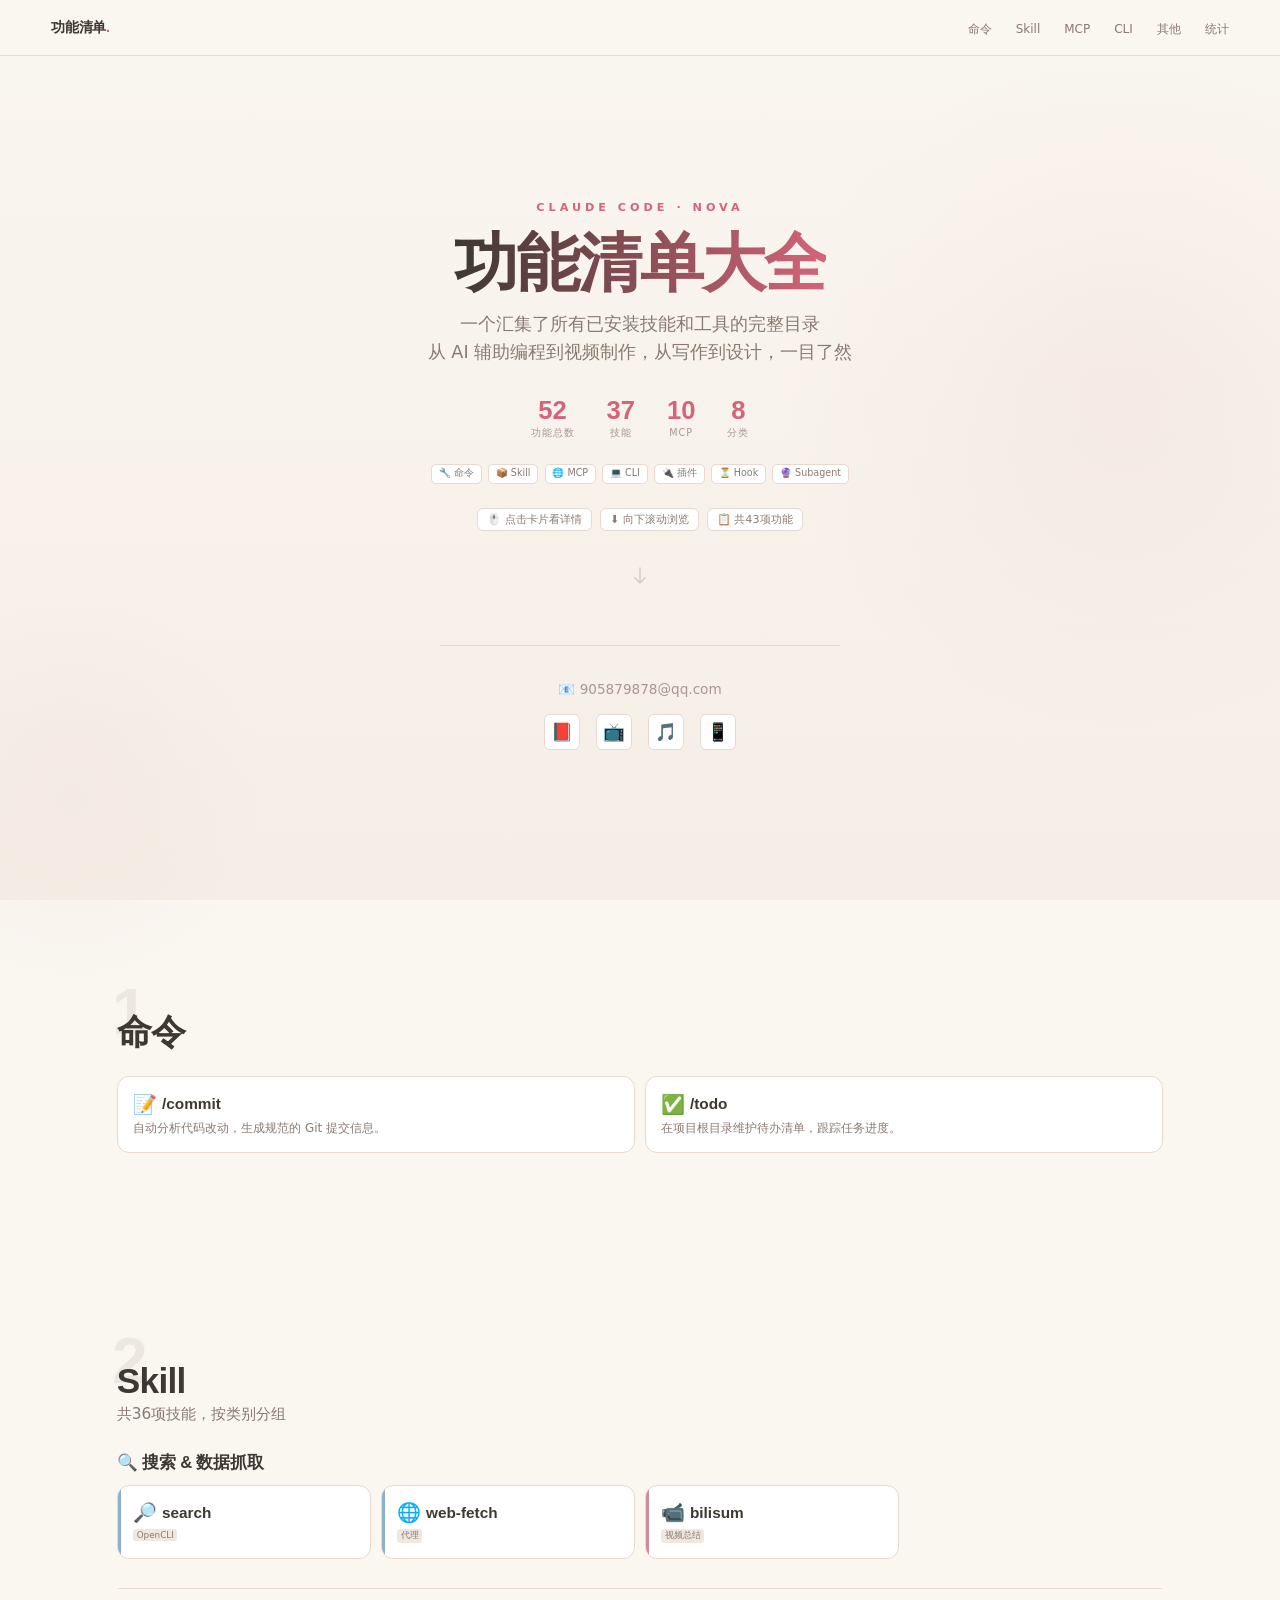
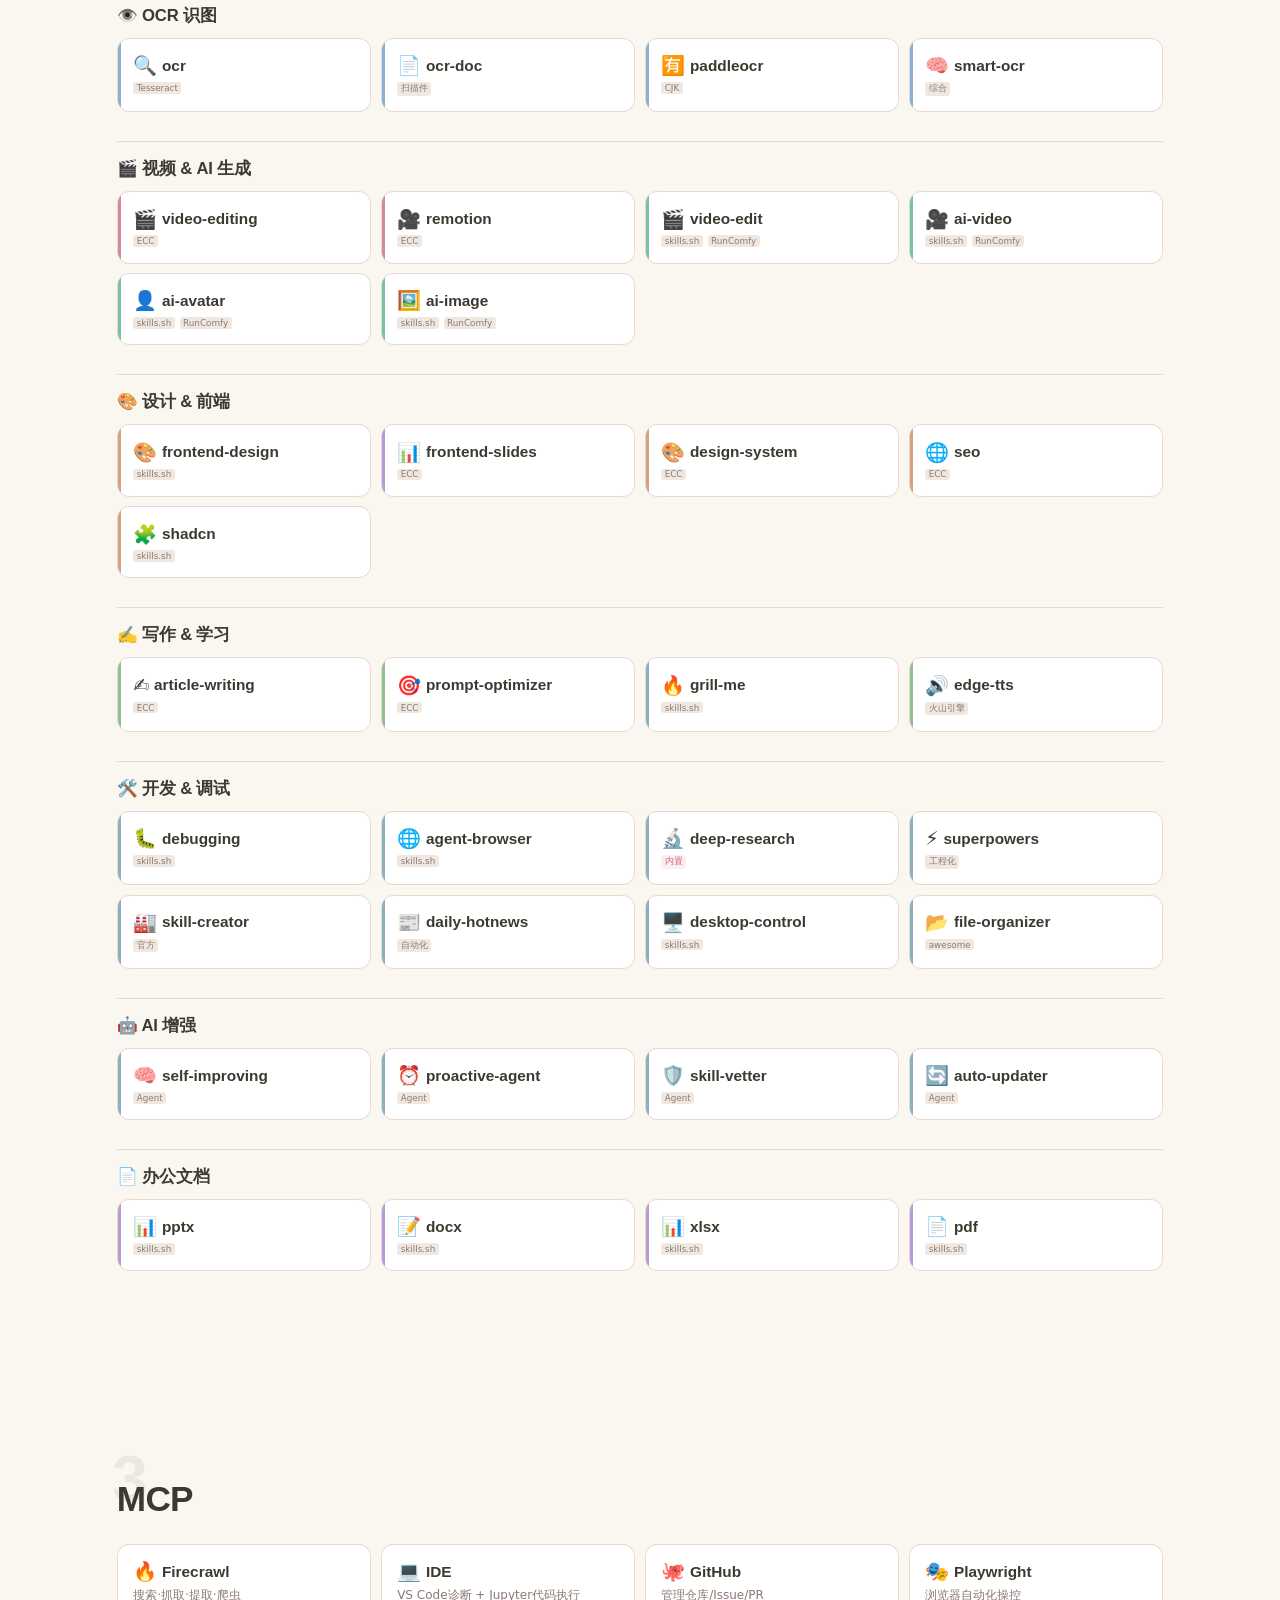
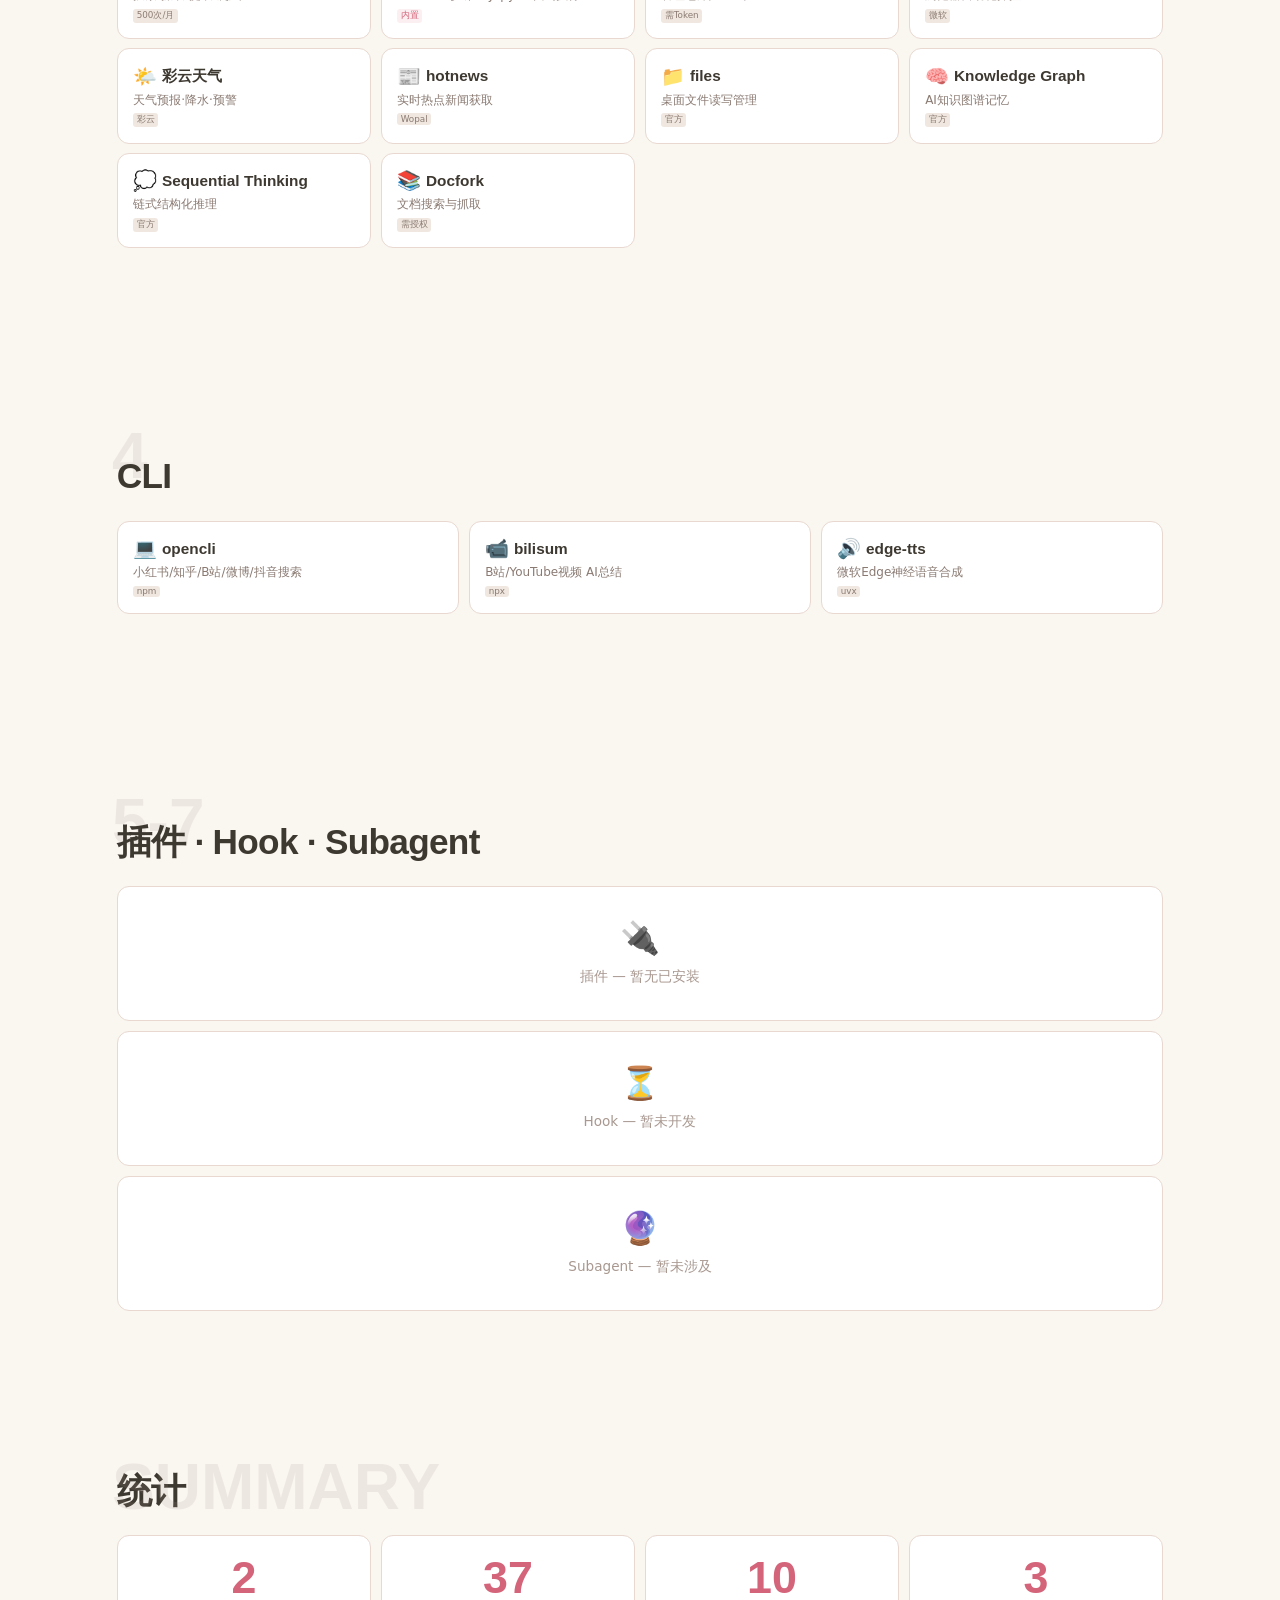
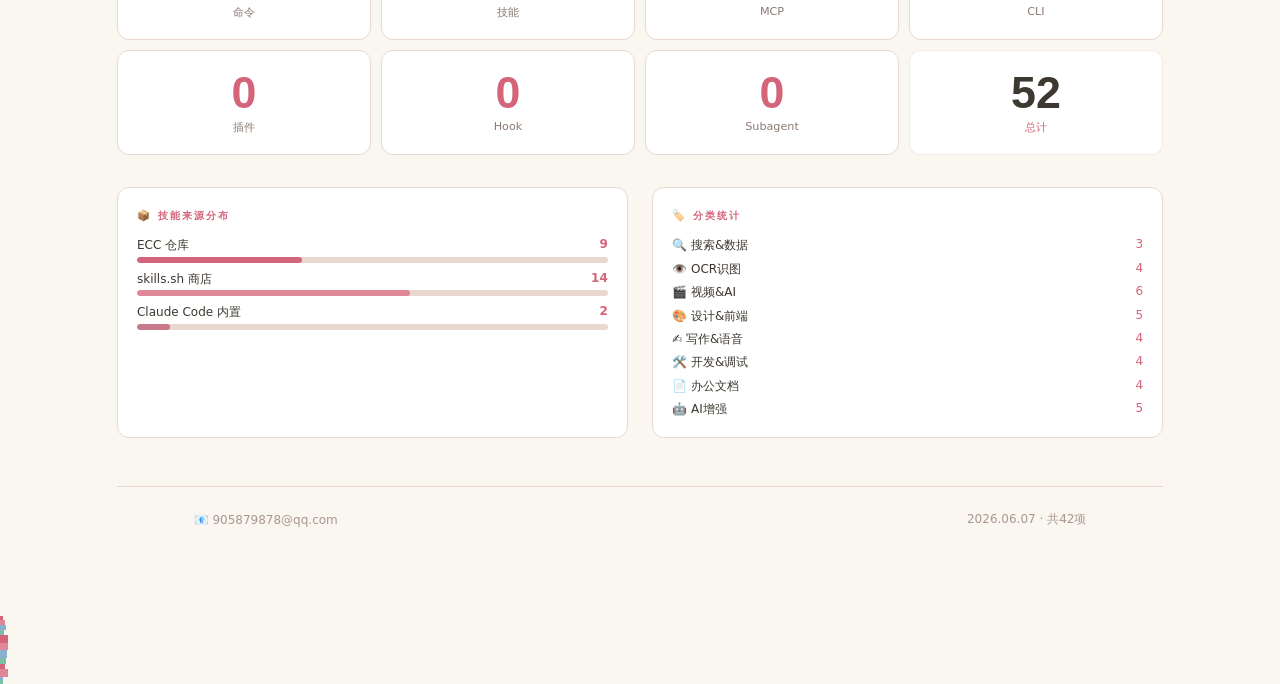
<file: 功能清单大全.html>
<!DOCTYPE html>
<html lang="zh-CN">
<head>
<meta charset="UTF-8">
<meta name="viewport" content="width=device-width, initial-scale=1.0">
<title>功能清单大全 | Nova</title>
<style>
*,*::before,*::after{margin:0;padding:0;box-sizing:border-box}
html{scroll-behavior:smooth}
body{background:#faf6f0;color:#3d3830;font-family:'Inter',system-ui,sans-serif;font-weight:400}
@import url('https://fonts.googleapis.com/css2?family=Inter:wght@300;400;500;600;700&family=DM+Sans:opsz,wght@9..40,400;9..40,500;9..40,600;9..40,700&display=swap');
:root{--bg:#faf6f0;--surface:#ffffff;--surface-hover:#f5eee8;--border:#e8d8d0;--border-hover:#d0c0b8;--text:#3d3830;--muted:#8a7a72;--dim:#a89890;--accent:#d4647a;--accent-sub:#e0889a}
h1{font-family:'DM Sans',sans-serif;font-size:clamp(2rem,5vw,4.2rem);font-weight:700;letter-spacing:-0.03em;line-height:1.05;color:var(--text)}
h2{font-family:'DM Sans',sans-serif;font-size:clamp(1.3rem,3vw,2.2rem);font-weight:700;letter-spacing:-0.02em;line-height:1.15}
h3{font-family:'DM Sans',sans-serif;font-size:clamp(0.95rem,1.5vw,1.15rem);font-weight:600;color:var(--text)}
p{font-size:clamp(0.85rem,1.2vw,1rem);line-height:1.7;color:var(--muted)}
.header{position:fixed;top:0;left:0;right:0;z-index:100;padding:0 clamp(1rem,4vw,4rem);height:56px;display:flex;align-items:center;justify-content:space-between;background:rgba(250,246,240,0.85);backdrop-filter:blur(12px);-webkit-backdrop-filter:blur(12px);border-bottom:1px solid var(--border)}
.header-logo{font-family:'DM Sans',sans-serif;font-size:.9rem;font-weight:700;color:var(--text);letter-spacing:-0.02em}
.header-logo span{color:var(--accent)}
.header-nav{display:flex;gap:1.5rem;list-style:none}
.header-nav a{color:var(--muted);text-decoration:none;font-size:.75rem;font-weight:500;transition:.25s}
.header-nav a:hover{color:var(--accent)}
.hero{min-height:100vh;display:flex;flex-direction:column;align-items:center;justify-content:center;text-align:center;padding:6rem 2rem 3rem;position:relative;background:linear-gradient(180deg,#faf6f0 0%,#f5eee6 100%)}
.hero::before{content:'';position:absolute;width:700px;height:700px;background:radial-gradient(circle,rgba(212,100,122,0.06),transparent 70%);top:5%;right:-15%;pointer-events:none}
.hero::after{content:'';position:absolute;width:400px;height:400px;background:radial-gradient(circle,rgba(212,100,122,0.04),transparent 70%);bottom:-10%;left:-10%;pointer-events:none}
.hero-sub{font-size:.7rem;font-weight:600;color:var(--accent);letter-spacing:4px;text-transform:uppercase;margin-bottom:.8rem}
.hero-desc{font-size:clamp(.9rem,1.4vw,1.1rem);color:var(--muted);margin-top:.8rem;max-width:520px;line-height:1.6}
.hero-stats{display:flex;gap:2rem;margin-top:2rem;flex-wrap:wrap;justify-content:center}
.hero-stat{text-align:center}
.hero-stat-num{font-family:'DM Sans',sans-serif;font-size:clamp(1.2rem,2vw,1.8rem);font-weight:700;color:var(--accent);line-height:1}
.hero-stat-label{font-size:.6rem;color:var(--dim);margin-top:.2rem;letter-spacing:1px;text-transform:uppercase}
.hero-categories{display:flex;gap:.4rem;flex-wrap:wrap;justify-content:center;margin-top:1.5rem;max-width:500px}
.hero-cat{font-size:.6rem;padding:.25em .7em;border-radius:5px;background:var(--surface);border:1px solid var(--border);color:var(--muted);transition:.25s}
.hero-cat:hover{transform:translateY(-1px);border-color:var(--accent);color:var(--accent)}
.hero-tags{display:flex;gap:.5rem;flex-wrap:wrap;justify-content:center;margin-top:1.5rem}
.hero-tag{font-size:.7rem;padding:.3em .8em;border-radius:6px;background:var(--surface);border:1px solid var(--border);color:var(--muted)}
.hero-contact{margin-top:3rem;padding-top:2rem;border-top:1px solid var(--border);width:100%;max-width:400px}
.hero-contact p{font-size:.85rem;color:var(--dim);margin-bottom:.8rem}
.social-links{display:flex;gap:1rem;justify-content:center}
.social-link{width:36px;height:36px;border-radius:6px;display:flex;align-items:center;justify-content:center;font-size:1.1rem;background:var(--surface);border:1px solid var(--border);text-decoration:none;transition:.25s}
.social-link:hover{background:var(--surface-hover);border-color:var(--accent);transform:translateY(-2px)}
.section{padding:clamp(3rem,8vw,6rem) clamp(1.5rem,6vw,6rem);max-width:1200px;margin:0 auto}
.section-header{margin-bottom:1.5rem;position:relative}
.section-label{font-family:'DM Sans',sans-serif;font-size:clamp(2.5rem,5vw,4rem);font-weight:700;color:var(--dim);line-height:1;margin-bottom:0;opacity:0.15;position:absolute;top:-1rem;left:-0.3rem;pointer-events:none}
.section h2{position:relative;z-index:1;padding-top:1rem}
.section-desc{color:var(--muted);font-size:clamp(.85rem,1.2vw,1rem)}
.grid{display:grid;gap:.6rem}
.grid-2{grid-template-columns:repeat(2,1fr)}
.grid-3{grid-template-columns:repeat(3,1fr)}
.grid-4{grid-template-columns:repeat(4,1fr)}
.card{background:var(--surface);border:1px solid var(--border);border-radius:12px;padding:clamp(.7rem,1.2vw,1rem);transition:all .3s ease;position:relative;cursor:pointer;overflow:hidden}
.card::before{content:'';position:absolute;left:0;top:0;bottom:0;width:3px;border-radius:12px 0 0 12px}
.card[data-type="search"]::before{background:#8ab0d0}
.card[data-type="media"]::before{background:#d08a98}
.card[data-type="ai"]::before{background:#7ac0a8}
.card[data-type="write"]::before{background:#90c090}
.card[data-type="design"]::before{background:#d4a080}
.card[data-type="office"]::before{background:#b89ad4}
.card[data-type="dev"]::before{background:#8ab0c0}
.card[data-type="other"]::before{background:var(--dim)}
.card:hover{background:var(--surface-hover);border-color:var(--border-hover);transform:translateY(-3px);box-shadow:0 12px 30px rgba(0,0,0,0.2)}
.card:active{transform:translateY(0)}
.card-icon{font-size:1.2rem;vertical-align:middle}
.card h3{display:inline;margin-left:.3rem;vertical-align:middle;font-size:clamp(.85rem,1.2vw,1rem)}
.card p{font-size:.75rem;color:var(--muted);margin-top:.25rem;line-height:1.4}
.card-tags{display:flex;gap:.3rem;flex-wrap:wrap;margin-top:.3rem}
.card-tag{font-size:.55rem;padding:.1em .4em;border-radius:3px;background:#f0e8e0;color:var(--muted)}
.card-tag-gold{background:rgba(212,100,122,0.1);color:var(--accent)}
.skill-category{font-family:'DM Sans',sans-serif;font-size:clamp(.85rem,1.3vw,1.05rem);font-weight:600;color:var(--text);margin:1.8rem 0 .7rem;padding:1rem 0 0;border-top:1px solid var(--border);letter-spacing:-0.01em;position:relative;z-index:1}
.skill-category:first-of-type{margin-top:0;border-top:none;padding-top:0}
.empty-card{background:var(--surface);border:1px solid var(--border);border-radius:12px;padding:2rem;text-align:center;grid-column:1/-1}
.empty-card .icon{font-size:2rem;margin-bottom:.5rem}
.empty-card p{color:var(--dim);font-size:.85rem}
.stats-section{padding:clamp(2rem,5vw,4rem) clamp(1.5rem,6vw,6rem);max-width:1200px;margin:0 auto}
.stats-grid{display:grid;grid-template-columns:repeat(4,1fr);gap:.6rem}
.stat-card{text-align:center;padding:clamp(.8rem,1.5vw,1.2rem);background:var(--surface);border:1px solid var(--border);border-radius:12px;transition:.25s}
.stat-card:hover{border-color:var(--border-hover);transform:translateY(-2px)}
.stat-num{font-family:'DM Sans',sans-serif;font-size:clamp(1.8rem,3.5vw,2.8rem);font-weight:700;color:var(--accent);line-height:1}
.stat-label{font-size:.7rem;color:var(--muted);margin-top:.3rem}
.footer{margin-top:3rem;padding:1.5rem clamp(1.5rem,6vw,6rem);max-width:1200px;margin-left:auto;margin-right:auto;display:flex;justify-content:space-between;align-items:center;border-top:1px solid var(--border)}
.footer span{font-size:.75rem;color:var(--dim)}
.reveal{opacity:0;transform:translateY(20px);transition:.6s cubic-bezier(.22,1,.36,1)}
.reveal.visible{opacity:1;transform:translateY(0)}
.modal-overlay{position:fixed;inset:0;background:rgba(0,0,0,.6);backdrop-filter:blur(16px);-webkit-backdrop-filter:blur(16px);z-index:1000;display:none;align-items:center;justify-content:center;padding:1rem}
.modal-overlay.active{display:flex}
.modal{background:var(--surface);border:1px solid var(--border);border-radius:16px;max-width:560px;width:100%;max-height:80vh;overflow-y:auto;padding:clamp(1.2rem,3vw,2rem);position:relative;box-shadow:0 30px 60px rgba(0,0,0,0.3);animation:modalIn .35s ease}
.modal-desc p{font-size:.9rem;line-height:1.8;color:var(--muted);margin-bottom:.4rem}
.modal-desc code{font-size:.8rem;background:rgba(212,100,122,0.08);color:#c06070;padding:.15em .5em;border-radius:4px;word-break:break-all}
.modal-desc b{color:var(--text)}
@keyframes modalIn{from{opacity:0;transform:scale(.95) translateY(15px)}to{opacity:1;transform:scale(1) translateY(0)}}
.modal-close{position:absolute;top:1rem;right:1rem;background:none;border:none;color:var(--dim);font-size:1.1rem;cursor:pointer;transition:.25s;width:28px;height:28px;border-radius:6px;display:flex;align-items:center;justify-content:center}
.modal-close:hover{color:var(--text);background:var(--surface-hover)}
.modal-icon{font-size:2.2rem;margin-bottom:.4rem}
.modal-title{font-family:'DM Sans',sans-serif;font-size:clamp(1.2rem,2.5vw,1.8rem);font-weight:700;color:var(--text);margin-bottom:.5rem}
.modal-desc{line-height:1.8;color:var(--muted);font-size:clamp(.85rem,1.2vw,1rem)}
.modal-desc p{margin-bottom:.5rem;color:var(--muted)}.modal code{color:var(--accent);background:rgba(212,100,122,0.1);padding:.1em .4em;border-radius:3px}
@media(max-width:768px){.header-nav{display:none}.grid-2,.grid-3,.grid-4{grid-template-columns:1fr 1fr}.stats-grid{grid-template-columns:1fr 1fr}.hero{padding:5rem 1.5rem 3rem}.section-label{font-size:clamp(2rem,8vw,3rem)}}
@media(max-width:480px){.grid-2,.grid-3,.grid-4{grid-template-columns:1fr}.stats-grid{grid-template-columns:1fr 1fr}}

/* ========== 宆酷动效增强 ========== */
@keyframes shimmer{0%{background-position:-200% center}100%{background-position:200% center}}
.hero h1{background:linear-gradient(90deg,var(--text)0%,var(--accent)50%,var(--text)100%);background-size:200% auto;-webkit-background-clip:text;-webkit-text-fill-color:transparent;background-clip:text;animation:shimmer 4s ease-in-out infinite}
.card:hover::after{content:'';position:absolute;inset:0;border-radius:12px;background:linear-gradient(135deg,rgba(212,100,122,0.08),rgba(212,100,122,0.02));pointer-events:none}
.card:hover{transform:translateY(-4px) scale(1.01);border-color:var(--accent);box-shadow:0 8px 30px rgba(212,100,122,0.15)}
.reveal-left{transform:translateX(-40px)}.reveal-right{transform:translateX(40px)}.reveal-up{transform:translateY(40px)}.reveal-scale{transform:scale(0.8)}
.reveal.visible{opacity:1;transform:translateX(0) translateY(0) scale(1)}
@keyframes floatBg{0%,100%{transform:translateY(0)rotate(0deg)}50%{transform:translateY(-30px)rotate(180deg)}}
</style>
</head>
<body>
<header class="header">
  <div class="header-logo">功能清单<span>.</span></div>
  <ul class="header-nav">
    <li><a href="#commands">命令</a></li>
    <li><a href="#skills">Skill</a></li>
    <li><a href="#mcp">MCP</a></li>
    <li><a href="#cli">CLI</a></li><li><a href="#others">其他</a></li><li><a href="#stats">统计</a></li>
  </ul>
</header>

<section class="hero">
  <p class="hero-sub reveal">CLAUDE CODE · NOVA</p>
  <h1 class="reveal" style="transition-delay:.1s">功能清单大全</h1>
  <p class="hero-desc reveal" style="transition-delay:.15s">一个汇集了所有已安装技能和工具的完整目录<br>从 AI 辅助编程到视频制作，从写作到设计，一目了然</p>

  <div class="hero-stats reveal" style="transition-delay:.2s">
    <div class="hero-stat"><div class="hero-stat-num">52</div><div class="hero-stat-label">功能总数</div></div>
    <div class="hero-stat"><div class="hero-stat-num">37</div><div class="hero-stat-label">技能</div></div>
    <div class="hero-stat"><div class="hero-stat-num">10</div><div class="hero-stat-label">MCP</div></div>
    <div class="hero-stat"><div class="hero-stat-num">8</div><div class="hero-stat-label">分类</div></div>
  </div>

  <div class="hero-categories reveal" style="transition-delay:.25s">
    <span class="hero-cat">🔧 命令</span>
    <span class="hero-cat">📦 Skill</span>
    <span class="hero-cat">🌐 MCP</span>
    <span class="hero-cat">💻 CLI</span>
    <span class="hero-cat">🔌 插件</span>
    <span class="hero-cat">⏳ Hook</span>
    <span class="hero-cat">🔮 Subagent</span>
  </div>

  <div class="hero-tags reveal" style="transition-delay:.3s">
    <span class="hero-tag">🖱️ 点击卡片看详情</span><span class="hero-tag">⬇️ 向下滚动浏览</span><span class="hero-tag">📋 共43项功能</span>
  </div>
  <div style="margin-top:2rem;animation:bounce 2s ease-in-out infinite;opacity:0.3">
    <svg width="20" height="30" viewBox="0 0 20 30" fill="none"><path d="M10 5v15M5 15l5 5 5-5" stroke="var(--muted)" stroke-width="1.5" stroke-linecap="round" stroke-linejoin="round"/></svg>
  </div>
  <style>@keyframes bounce{0%,100%{transform:translateY(0)}50%{transform:translateY(6px)}}</style>

  <div class="hero-contact reveal" style="transition-delay:.35s">
    <p>📧 905879878@qq.com</p>
    <div class="social-links">
      <a class="social-link" href="https://www.xiaohongshu.com" target="_blank">📕</a>
      <a class="social-link" href="https://www.bilibili.com" target="_blank">📺</a>
      <a class="social-link" href="https://www.douyin.com" target="_blank">🎵</a>
      <a class="social-link" href="https://weibo.com" target="_blank">📱</a>
    </div>
  </div>
</section>

<section class="section" id="commands">
  <div class="section-header reveal"><p class="section-label">1</p><h2>命令</h2></div>
  <div class="grid grid-2">
    <div class="card reveal" onclick="showDetail('commit')"><span class="card-icon">📝</span><h3>/commit</h3><p>自动分析代码改动，生成规范的 Git 提交信息。</p></div>
    <div class="card reveal" onclick="showDetail('todo')"><span class="card-icon">✅</span><h3>/todo</h3><p>在项目根目录维护待办清单，跟踪任务进度。</p></div>
  </div>
</section>

<section class="section" id="skills">
  <div class="section-header reveal"><p class="section-label">2</p><h2>Skill</h2><p class="section-desc">共36项技能，按类别分组</p></div>

  <!-- 🔍 搜索 & 数据抓取 -->
  <h3 class="skill-category reveal">🔍 搜索 &amp; 数据抓取</h3>
  <div class="grid grid-4">
    <div class="card reveal" data-type="search" onclick="showDetail('search')"><span class="card-icon">🔎</span><h3>search</h3><div class="card-tags"><span class="card-tag">OpenCLI</span></div></div>
    <div class="card reveal" data-type="search" onclick="showDetail('web-fetch')"><span class="card-icon">🌐</span><h3>web-fetch</h3><div class="card-tags"><span class="card-tag">代理</span></div></div>
    <div class="card reveal" data-type="media" onclick="showDetail('bilisum')"><span class="card-icon">📹</span><h3>bilisum</h3><div class="card-tags"><span class="card-tag">视频总结</span></div></div>
    
  </div>

  <!-- 👁️ OCR 识图 -->
  <h3 class="skill-category reveal">👁️ OCR 识图</h3>
  <div class="grid grid-4">
    <div class="card reveal" data-type="search" onclick="showDetail('ocr')"><span class="card-icon">🔍</span><h3>ocr</h3><div class="card-tags"><span class="card-tag">Tesseract</span></div></div>
    <div class="card reveal" data-type="search" onclick="showDetail('ocr-document-processor')"><span class="card-icon">📄</span><h3>ocr-doc</h3><div class="card-tags"><span class="card-tag">扫描件</span></div></div>
    <div class="card reveal" data-type="search" onclick="showDetail('paddleocr')"><span class="card-icon">🈶</span><h3>paddleocr</h3><div class="card-tags"><span class="card-tag">CJK</span></div></div>
    <div class="card reveal" data-type="search" onclick="showDetail('smart-ocr')"><span class="card-icon">🧠</span><h3>smart-ocr</h3><div class="card-tags"><span class="card-tag">综合</span></div></div>
  </div>

  <!-- 🎬 视频 & AI 生成 -->
  <h3 class="skill-category reveal">🎬 视频 &amp; AI 生成</h3>
  <div class="grid grid-4">
    <div class="card reveal" data-type="media" onclick="showDetail('video-editing')"><span class="card-icon">🎬</span><h3>video-editing</h3><div class="card-tags"><span class="card-tag">ECC</span></div></div>
    <div class="card reveal" data-type="media" onclick="showDetail('remotion')"><span class="card-icon">🎥</span><h3>remotion</h3><div class="card-tags"><span class="card-tag">ECC</span></div></div>
    <div class="card reveal" data-type="ai" onclick="showDetail('video-edit')"><span class="card-icon">🎬</span><h3>video-edit</h3><div class="card-tags"><span class="card-tag">skills.sh</span><span class="card-tag">RunComfy</span></div></div>
    <div class="card reveal" data-type="ai" onclick="showDetail('ai-video-generation')"><span class="card-icon">🎥</span><h3>ai-video</h3><div class="card-tags"><span class="card-tag">skills.sh</span><span class="card-tag">RunComfy</span></div></div>
    <div class="card reveal" data-type="ai" onclick="showDetail('ai-avatar-video')"><span class="card-icon">👤</span><h3>ai-avatar</h3><div class="card-tags"><span class="card-tag">skills.sh</span><span class="card-tag">RunComfy</span></div></div>
    <div class="card reveal" data-type="ai" onclick="showDetail('ai-image-generation')"><span class="card-icon">🖼️</span><h3>ai-image</h3><div class="card-tags"><span class="card-tag">skills.sh</span><span class="card-tag">RunComfy</span></div></div>
  </div>

  <!-- 🎨 设计 & 前端 -->
  <h3 class="skill-category reveal">🎨 设计 &amp; 前端</h3>
  <div class="grid grid-4">
    <div class="card reveal" data-type="design" onclick="showDetail('frontend-design')"><span class="card-icon">🎨</span><h3>frontend-design</h3><div class="card-tags"><span class="card-tag">skills.sh</span></div></div>
    <div class="card reveal" data-type="office" onclick="showDetail('frontend-slides')"><span class="card-icon">📊</span><h3>frontend-slides</h3><div class="card-tags"><span class="card-tag">ECC</span></div></div>
    <div class="card reveal" data-type="design" onclick="showDetail('design-system')"><span class="card-icon">🎨</span><h3>design-system</h3><div class="card-tags"><span class="card-tag">ECC</span></div></div>
    <div class="card reveal" data-type="design" onclick="showDetail('seo')"><span class="card-icon">🌐</span><h3>seo</h3><div class="card-tags"><span class="card-tag">ECC</span></div></div>
    <div class="card reveal" data-type="design" onclick="showDetail('shadcn')"><span class="card-icon">🧩</span><h3>shadcn</h3><div class="card-tags"><span class="card-tag">skills.sh</span></div></div>
  </div>

  <!-- ✍️ 写作 & 学习 -->
  <h3 class="skill-category reveal">✍️ 写作 &amp; 学习</h3>
  <div class="grid grid-4">
    <div class="card reveal" data-type="write" onclick="showDetail('article-writing')"><span class="card-icon">✍️</span><h3>article-writing</h3><div class="card-tags"><span class="card-tag">ECC</span></div></div>
    <div class="card reveal" data-type="write" onclick="showDetail('prompt-optimizer')"><span class="card-icon">🎯</span><h3>prompt-optimizer</h3><div class="card-tags"><span class="card-tag">ECC</span></div></div>
    <div class="card reveal" data-type="dev" onclick="showDetail('grill-me')"><span class="card-icon">🔥</span><h3>grill-me</h3><div class="card-tags"><span class="card-tag">skills.sh</span></div></div>
    <div class="card reveal" data-type="write" onclick="showDetail('edge-tts')"><span class="card-icon">🔊</span><h3>edge-tts</h3><div class="card-tags"><span class="card-tag">火山引擎</span></div></div>
  </div>

  <!-- 🛠️ 开发 & 调试 -->
  <h3 class="skill-category reveal">🛠️ 开发 &amp; 调试</h3>
  <div class="grid grid-4">
    <div class="card reveal" data-type="dev" onclick="showDetail('systematic-debugging')"><span class="card-icon">🐛</span><h3>debugging</h3><div class="card-tags"><span class="card-tag">skills.sh</span></div></div>
    <div class="card reveal" data-type="dev" onclick="showDetail('agent-browser')"><span class="card-icon">🌐</span><h3>agent-browser</h3><div class="card-tags"><span class="card-tag">skills.sh</span></div></div>
    <div class="card reveal" data-type="dev" onclick="showDetail('deep-research')"><span class="card-icon">🔬</span><h3>deep-research</h3><div class="card-tags"><span class="card-tag card-tag-gold">内置</span></div></div>
	    <div class="card reveal" data-type="dev" onclick="showDetail('superpowers')"><span class="card-icon">⚡</span><h3>superpowers</h3><div class="card-tags"><span class="card-tag">工程化</span></div></div>
	    <div class="card reveal" data-type="dev" onclick="showDetail('skill-creator')"><span class="card-icon">🏭</span><h3>skill-creator</h3><div class="card-tags"><span class="card-tag">官方</span></div></div>
	    <div class="card reveal" data-type="dev" onclick="showDetail('daily-hotnews')"><span class="card-icon">📰</span><h3>daily-hotnews</h3><div class="card-tags"><span class="card-tag">自动化</span></div></div>
    <div class="card reveal" data-type="dev" onclick="showDetail('desktop-control')"><span class="card-icon">🖥️</span><h3>desktop-control</h3><div class="card-tags"><span class="card-tag">skills.sh</span></div></div>
	    <div class="card reveal" data-type="dev" onclick="showDetail('file-organizer')"><span class="card-icon">📂</span><h3>file-organizer</h3><div class="card-tags"><span class="card-tag">awesome</span></div></div>
  </div>

  <!-- 🤖 AI 增强 -->
  <h3 class="skill-category reveal">🤖 AI 增强</h3>
  <div class="grid grid-4">
    <div class="card reveal" data-type="dev" onclick="showDetail('self-improving-agent')"><span class="card-icon">🧠</span><h3>self-improving</h3><div class="card-tags"><span class="card-tag">Agent</span></div></div>
    <div class="card reveal" data-type="dev" onclick="showDetail('proactive-agent')"><span class="card-icon">⏰</span><h3>proactive-agent</h3><div class="card-tags"><span class="card-tag">Agent</span></div></div>
    <div class="card reveal" data-type="dev" onclick="showDetail('skill-vetter')"><span class="card-icon">🛡️</span><h3>skill-vetter</h3><div class="card-tags"><span class="card-tag">Agent</span></div></div>
    <div class="card reveal" data-type="dev" onclick="showDetail('auto-updater')"><span class="card-icon">🔄</span><h3>auto-updater</h3><div class="card-tags"><span class="card-tag">Agent</span></div></div>
    
  </div>

  <!-- 📄 办公文档 -->
  <h3 class="skill-category reveal">📄 办公文档</h3>
  <div class="grid grid-4">
    <div class="card reveal" data-type="office" onclick="showDetail('pptx')"><span class="card-icon">📊</span><h3>pptx</h3><div class="card-tags"><span class="card-tag">skills.sh</span></div></div>
    <div class="card reveal" data-type="office" onclick="showDetail('docx')"><span class="card-icon">📝</span><h3>docx</h3><div class="card-tags"><span class="card-tag">skills.sh</span></div></div>
    <div class="card reveal" data-type="office" onclick="showDetail('xlsx')"><span class="card-icon">📊</span><h3>xlsx</h3><div class="card-tags"><span class="card-tag">skills.sh</span></div></div>
    <div class="card reveal" data-type="office" onclick="showDetail('pdf')"><span class="card-icon">📄</span><h3>pdf</h3><div class="card-tags"><span class="card-tag">skills.sh</span></div></div>
  </div>
</section>

<section class="section" id="mcp">
  <div class="section-header reveal"><p class="section-label">3</p><h2>MCP</h2></div>
  <div class="grid grid-4">
    <div class="card reveal" onclick="showDetail('firecrawl')"><span class="card-icon">🔥</span><h3>Firecrawl</h3><p>搜索·抓取·提取·爬虫</p><div class="card-tags"><span class="card-tag">500次/月</span></div></div>
    <div class="card reveal" onclick="showDetail('ide')"><span class="card-icon">💻</span><h3>IDE</h3><p>VS Code诊断 + Jupyter代码执行</p><div class="card-tags"><span class="card-tag card-tag-gold">内置</span></div></div>
    <div class="card reveal" onclick="showDetail('github-mcp')"><span class="card-icon">🐙</span><h3>GitHub</h3><p>管理仓库/Issue/PR</p><div class="card-tags"><span class="card-tag">需Token</span></div></div>
    <div class="card reveal" onclick="showDetail('playwright-mcp')"><span class="card-icon">🎭</span><h3>Playwright</h3><p>浏览器自动化操控</p><div class="card-tags"><span class="card-tag">微软</span></div></div>
    <div class="card reveal" onclick="showDetail('weather-mcp')"><span class="card-icon">🌤️</span><h3>彩云天气</h3><p>天气预报·降水·预警</p><div class="card-tags"><span class="card-tag">彩云</span></div></div>
    <div class="card reveal" onclick="showDetail('hotnews-mcp')"><span class="card-icon">📰</span><h3>hotnews</h3><p>实时热点新闻获取</p><div class="card-tags"><span class="card-tag">Wopal</span></div></div>
    <div class="card reveal" onclick="showDetail('files-mcp')"><span class="card-icon">📁</span><h3>files</h3><p>桌面文件读写管理</p><div class="card-tags"><span class="card-tag">官方</span></div></div>
    <div class="card reveal" onclick="showDetail('knowledge-mcp')"><span class="card-icon">🧠</span><h3>Knowledge Graph</h3><p>AI知识图谱记忆</p><div class="card-tags"><span class="card-tag">官方</span></div></div>
    <div class="card reveal" onclick="showDetail('thinking-mcp')"><span class="card-icon">💭</span><h3>Sequential Thinking</h3><p>链式结构化推理</p><div class="card-tags"><span class="card-tag">官方</span></div></div>
    <div class="card reveal" onclick="showDetail('docfork-mcp')"><span class="card-icon">📚</span><h3>Docfork</h3><p>文档搜索与抓取</p><div class="card-tags"><span class="card-tag">需授权</span></div></div>
  </div>
</section>

<section class="section" id="cli">
  <div class="section-header reveal"><p class="section-label">4</p><h2>CLI</h2></div>
  <div class="grid grid-3">
    <div class="card reveal" onclick="showDetail('opencli')"><span class="card-icon">💻</span><h3>opencli</h3><p>小红书/知乎/B站/微博/抖音搜索</p><div class="card-tags"><span class="card-tag">npm</span></div></div>
    <div class="card reveal" onclick="showDetail('bilisum-cli')"><span class="card-icon">📹</span><h3>bilisum</h3><p>B站/YouTube视频 AI总结</p><div class="card-tags"><span class="card-tag">npx</span></div></div>
    <div class="card reveal" onclick="showDetail('edge-tts-cli')"><span class="card-icon">🔊</span><h3>edge-tts</h3><p>微软Edge神经语音合成</p><div class="card-tags"><span class="card-tag">uvx</span></div></div>
  </div>
</section>

<section class="section" id="others">
  <div class="section-header reveal"><p class="section-label">5-7</p><h2>插件 · Hook · Subagent</h2></div>
  <div class="grid grid-3">
    <div class="empty-card reveal"><div class="icon">🔌</div><p>插件 — 暂无已安装</p></div>
    <div class="empty-card reveal"><div class="icon">⏳</div><p>Hook — 暂未开发</p></div>
    <div class="empty-card reveal"><div class="icon">🔮</div><p>Subagent — 暂未涉及</p></div>
  </div>
</section>

<section class="stats-section" id="stats">
  <div class="section-header reveal"><p class="section-label">SUMMARY</p><h2>统计</h2></div>
  <div class="stats-grid">
    <div class="stat-card reveal"><div class="stat-num">2</div><div class="stat-label">命令</div></div>
    <div class="stat-card reveal"><div class="stat-num">37</div><div class="stat-label">技能</div></div>
    <div class="stat-card reveal"><div class="stat-num">10</div><div class="stat-label">MCP</div></div>
    <div class="stat-card reveal"><div class="stat-num">3</div><div class="stat-label">CLI</div></div>
    <div class="stat-card reveal"><div class="stat-num">0</div><div class="stat-label">插件</div></div>
    <div class="stat-card reveal"><div class="stat-num">0</div><div class="stat-label">Hook</div></div>
    <div class="stat-card reveal"><div class="stat-num">0</div><div class="stat-label">Subagent</div></div>
    <div class="stat-card reveal" style="border-color:rgba(212,100,122,0.15)"><div class="stat-num" style="color:var(--text)">52</div><div class="stat-label" style="color:var(--accent)">总计</div></div>
  </div>
  <!-- 来源分布 -->
  <div style="margin-top:2rem;display:grid;grid-template-columns:1fr 1fr;gap:1.5rem">
    <div class="reveal" style="background:var(--surface);border:1px solid var(--border);border-radius:12px;padding:1.2rem">
      <p style="font-size:.65rem;font-weight:600;color:var(--accent);letter-spacing:2px;text-transform:uppercase;margin-bottom:.8rem">📦 技能来源分布</p>
      <div style="display:flex;flex-direction:column;gap:.5rem">
        <div><div style="display:flex;justify-content:space-between;font-size:.75rem;margin-bottom:.15rem"><span>ECC 仓库</span><span style="color:var(--accent);font-weight:600">9</span></div><div style="height:6px;background:#e8d8d0;border-radius:3px;overflow:hidden"><div style="height:100%;width:35%;background:#d4647a;border-radius:3px"></div></div></div>
        <div><div style="display:flex;justify-content:space-between;font-size:.75rem;margin-bottom:.15rem"><span>skills.sh 商店</span><span style="color:var(--accent);font-weight:600">14</span></div><div style="height:6px;background:#e8d8d0;border-radius:3px;overflow:hidden"><div style="height:100%;width:58%;background:#e0889a;border-radius:3px"></div></div></div>
        <div><div style="display:flex;justify-content:space-between;font-size:.75rem;margin-bottom:.15rem"><span>Claude Code 内置</span><span style="color:var(--accent);font-weight:600">2</span></div><div style="height:6px;background:#e8d8d0;border-radius:3px;overflow:hidden"><div style="height:100%;width:7%;background:#c87a8a;border-radius:3px"></div></div></div>
      </div>
    </div>
    <div class="reveal" style="background:var(--surface);border:1px solid var(--border);border-radius:12px;padding:1.2rem">
      <p style="font-size:.65rem;font-weight:600;color:var(--accent);letter-spacing:2px;text-transform:uppercase;margin-bottom:.8rem">🏷️ 分类统计</p>
      <div style="display:flex;flex-direction:column;gap:.4rem">
        <div style="display:flex;justify-content:space-between;font-size:.75rem"><span>🔍 搜索&amp;数据</span><span style="color:var(--accent)">3</span></div>
        <div style="display:flex;justify-content:space-between;font-size:.75rem"><span>👁️ OCR识图</span><span style="color:var(--accent)">4</span></div>
        <div style="display:flex;justify-content:space-between;font-size:.75rem"><span>🎬 视频&amp;AI</span><span style="color:var(--accent)">6</span></div>
        <div style="display:flex;justify-content:space-between;font-size:.75rem"><span>🎨 设计&amp;前端</span><span style="color:var(--accent)">5</span></div>
        <div style="display:flex;justify-content:space-between;font-size:.75rem"><span>✍️ 写作&amp;语音</span><span style="color:var(--accent)">4</span></div>
        <div style="display:flex;justify-content:space-between;font-size:.75rem"><span>🛠️ 开发&amp;调试</span><span style="color:var(--accent)">4</span></div>
        <div style="display:flex;justify-content:space-between;font-size:.75rem"><span>📄 办公文档</span><span style="color:var(--accent)">4</span></div>
        <div style="display:flex;justify-content:space-between;font-size:.75rem"><span>🤖 AI增强</span><span style="color:var(--accent)">5</span></div>
      </div>
    </div>
  </div>
  <div class="footer"><span>📧 905879878@qq.com</span><span>2026.06.07 · 共42项</span></div>
</section>

<div class="modal-overlay" id="modal">
  <div class="modal"><button class="modal-close" id="modalClose">✕</button><div id="modalContent"></div></div>
</div>

<script>
const details={
	  'superpowers':{icon:'⚡',title:'superpowers — 工程化开发框架',desc:'一套完整的 AI 编程流程框架。<br><br><b>核心流程：</b><br>🧠 头脑风暴 → 理清需求<br>📋 写计划 → 拆解任务<br>🔨 执行计划 → 逐步编码<br>✅ TDD → 测试驱动开发<br>👀 代码审查 → 保证质量<br>🏁 收尾 → 清理完成<br><br><b>包含14个子技能：</b>brainstorming、writing-plans、executing-plans、test-driven-development 等。<br><br><b>安装：</b>pip install agent-superpowers'},
	  'skill-creator':{icon:'🏭',title:'skill-creator — 技能生成器',desc:'Anthropic 官方出品的元技能，用于创建和优化自定义 Skill。<br><br><b>流程：</b><br>1. 描述你想创建的技能<br>2. AI 生成标准 SKILL.md 和目录结构<br>3. 自动生成测试用例<br>4. 评估和迭代优化<br><br><b>用法：</b>直接说「用 skill-creator 创建一个xxx技能」'},
	  'daily-hotnews':{icon:'📰',title:'daily-hotnews — 每日热点推送',desc:'每天早上 9:00 自动推送 10 条热点新闻到微信。<br><br><b>数据来源：</b><br>• 百度热搜<br>• 抖音热榜（申请中）<br><br><b>推送方式：</b>GitHub Actions + Server酱<br><br><b>格式：</b>每条带 emoji + 简介 + 链接，前3条🔥标记，底部有每日祝福语。<br><br><b>位置：</b>.github/workflows/daily-hotnews.yml'},

  commit:{icon:'📝',title:'/commit — 智能提交',desc:'自动分析工作区的改动文件，生成规范的Git提交信息（带emoji）。<br><br><b>用法：</b>在终端输入 <code>/commit</code>，Nova会扫描改动→生成commit信息→你确认后自动提交。'},
  todo:{icon:'✅',title:'/todo — 待办管理',desc:'在项目根目录维护一个待办清单文件（todos.md），帮你跟踪任务进度。<br><br><b>用法：</b>输入 <code>/todo</code> 查看/添加任务。<br><b>支持：</b>添加任务、标记完成、查看未完成项。'},
  ocr:{icon:'🔍',title:'ocr — 图片识文字',desc:'用Tesseract引擎识别图片中的文字。<br><br><b>用法：</b><br><code>export TESSDATA_PREFIX="C:/Users/17384/AppData/Local/tesseract/tessdata"</code><br><code>"C:\\Program Files\\Tesseract-OCR\\tesseract.exe" 图片路径 stdout -l chi_sim+eng</code><br><br><b>识别顺序：</b>先中英混合 → 失败后切纯英文。'},
  'ocr-document-processor':{icon:'📄',title:'ocr-document-processor — 文档OCR',desc:'专门处理扫描件、表格、收据等文档类图片，提取结构化文字信息。<br><br><b>适用场景：</b><br>• 扫描的PDF/文档 → 提取正文<br>• 表格/收据 → 结构化输出<br>• 比普通OCR更适合文档类。'},
  paddleocr:{icon:'🈶',title:'paddleocr — PaddleOCR识图',desc:'百度PaddleOCR引擎，对中日韩等CJK文字识别更强。<br><br><b>适用场景：</b><br>• 小字、手写体识别<br>• 中文/日文/韩文混合文档<br>• 普通OCR识别不理想时备选。<br><br><b>注意：</b>需联网调用云API。'},
  'smart-ocr':{icon:'🧠',title:'smart-ocr — 综合OCR',desc:'综合多种OCR引擎，智能选择最佳识别方案。<br><br><b>工作方式：</b>自动检测图片类型（文档/截图/手写等），匹配最优OCR引擎。<br><br>适用于不确定哪种OCR更好的情况。'},
  search:{icon:'🔎',title:'search — 多平台搜索',desc:'通过OpenCLI搜索小红书、知乎、B站、微博、抖音。<br><br><b>用法：</b><br><code>opencli xiaohongshu search "关键词"</code><br><code>opencli bilibili search "关键词"</code><br><code>opencli zhihu search "关键词"</code><br><code>opencli douyin search "关键词"</code><br><br><b>前提：</b>Edge浏览器必须开着且扩展已连接。<br>查状态：<code>opencli doctor</code>'},
  'web-fetch':{icon:'🌐',title:'web-fetch — 代理抓取',desc:'通过本地代理访问被墙的网站内容（GitHub、Bilibili API等）。<br><br><b>用法：</b><br>先设置代理：<br><code>export HTTP_PROXY=http://127.0.0.1:7897</code><br><code>export HTTPS_PROXY=http://127.0.0.1:7897</code><br><br>然后正常curl：<br><code>curl -sL --ssl-no-revoke https://api.github.com/repos/...</code><br><br>需要本地有Clash等加速器运行中。'},
  bilisum:{icon:'📹',title:'bilisum — 视频AI总结',desc:'B站/YouTube视频的AI转写+总结+思维导图。<br><br><b>启动：</b><br><code>npx bilisum start --data "D:/cursor_workspace/bilisum-data"</code><br><br>启动后访问 <code>http://127.0.0.1:3838</code> 使用Web界面。<br><br><b>功能：</b><br>• 语音转文字（ASR）<br>• AI自动生成摘要<br>• 思维导图导出<br>• 多视频知识库问答。<br><br>需在SiliconFlow配置API Key。'},
  'article-writing':{icon:'✍️',title:'article-writing — 文章写作',desc:'写博客、教程、文章，让内容不像AI写的。<br><br><b>核心原则：</b><br>• 先给干货、再解释，拒绝废话<br>• 用证据说话，不用形容词堆砌<br>• 避免AI腔（"在这个快速发展的时代"等）<br>• 可模仿指定风格/品牌语调。<br><br><b>适用：</b>博客、教程、新闻稿、社交媒体文案。'},
  'prompt-optimizer':{icon:'🎯',title:'prompt-optimizer — 提示词优化',desc:'分析你的指令缺了什么信息，补全后输出优化版，让AI一次就懂你意思。<br><br><b>适用场景：</b><br>• 写提示词总是得不到想要的结果<br>• 缺少上下文/角色/格式说明<br>• 想让AI更准确地理解你的需求。<br><br>把你的草稿发给Nova，自动补全缺失信息。'},
  'frontend-slides':{icon:'📊',title:'frontend-slides — HTML幻灯片',desc:'用HTML做PPT幻灯片，零依赖，浏览器直接打开。<br><br><b>功能：</b><br>• 键盘翻页、触屏滑动<br>• 手机自适应<br>• 支持PPT/PPTX转网页<br>• 代码高亮、数学公式<br><br><b>用法：</b>直接描述你想要的主题和大纲，Nova生成HTML文件。'},
  'video-editing':{icon:'🎬',title:'video-editing — AI辅助剪辑',desc:'从素材到出片的完整视频剪辑流程。<br><br><b>流程：</b><br>1. 收集素材（Screen Studio/相机拍摄）<br>2. AI规划结构（Claude分析内容）<br>3. FFmpeg裁剪（按时间线切分）<br>4. Remotion合成（加字幕/动画/特效）<br>5. 剪映精修（调色、混音）<br><br><b>核心命令：</b><br><code>ffmpeg -i raw.mp4 -ss 12:30 -to 15:45 -c copy seg.mp4</code>'},
  remotion:{icon:'🎥',title:'remotion — 代码做视频',desc:'用React代码编程生成MP4视频。<br><br><b>适用场景：</b><br>• 片头动画、Logo展示<br>• 数据可视化图表视频<br>• 批量模板快速出片<br>• 字幕、特效、过渡动画<br><br><b>渲染命令：</b><br><code>npx remotion render src/index.ts Composition output.mp4</code><br><br>所有画面都由React组件定义，可复用可编程。'},
  seo:{icon:'🌐',title:'seo — 搜索引擎优化',desc:'让你的网站被百度/谷歌搜到。<br><br><b>优化项目：</b><br>• 技术SEO：robots.txt、sitemap、规范标签<br>• 页面优化：标题、描述、标题结构<br>• 结构化数据：JSON-LD（Article、Product等）<br>• 性能：LCP&lt;2.5s、INP&lt;200ms<br>• 关键词映射和内部链接策略。<br><br><b>适用：</b>个人主页、博客、商品页。'},
  'deep-research':{icon:'🔬',title:'deep-research — 深度研究',desc:'Claude Code内置的Workflow技能，用于多源深度研究。<br><br><b>流程：</b><br>1. 拆解研究问题 → 5个角度<br>2. 多源搜索和抓取<br>3. 交叉验证事实<br>4. 输出带引用的研究报告<br><br><b>用法：</b>直接告诉Nova想研究什么课题，用Workflow调用。<br><br>比普通搜索更系统、更全面。'},
  'design-system':{icon:'🎨',title:'design-system — 网站风格设计',desc:'生成设计系统+视觉评分+检测AI风。<br><br><b>三种模式：</b><br>1. <b>生成设计系统：</b>扫描代码→提取配色/字体/间距→生成设计令牌+预览页<br>2. <b>视觉审计：</b>10个维度打分（颜色一致性、层级、间距节奏等）<br>3. <b>AI风检测：</b>识别"紫色渐变、毛玻璃、过度圆角"等AI典型特征。<br><br><b>用法：</b><br><code>/design-system generate --style minimal</code><br><code>/design-system audit --url http://localhost:3000</code>'},
  'grill-me':{icon:'🔥',title:'grill-me — 连环追问',desc:'把你的想法告诉Nova，它会连环追问直到每个细节都想清楚。<br><br><b>适用场景：</b><br>• 做项目前理清思路<br>• 复习知识点<br>• 检查方案有没有漏洞<br><br><b>用法：</b>说"grill me" + 你的想法/计划，Nova会一个问题接一个问题追问。'},
  'systematic-debugging':{icon:'🐛',title:'systematic-debugging — 系统化调试',desc:'遇到bug不知道从哪下手？系统化排查流程：<br><br><b>步骤：</b><br>1. 复现Bug：确认复现步骤<br>2. 缩小范围：二分法定位<br>3. 分析根因：检查日志/堆栈<br>4. 修复验证：改代码→确认修复<br><br><b>用法：</b>描述你遇到的bug，Nova按4步流程带你排查。'},
  'agent-browser':{icon:'🌐',title:'agent-browser — 浏览器操控',desc:'让AI操控浏览器做自动化操作。<br><br><b>能做的事：</b><br>• 打开网页、点击按钮<br>• 填写表单、提交数据<br>• 截图验证操作结果<br>• 自动填表/测试<br><br><b>用法：</b>告诉Nova想在浏览器里做什么操作即可。'},
  shadcn:{icon:'🧩',title:'shadcn — UI组件库',desc:'基于Radix的漂亮React组件库，按钮/卡片/弹窗/表格等开箱即用。<br><br><b>添加组件：</b><br><code>npx shadcn@latest add button card dialog</code><br><br><b>搜索组件：</b><br><code>npx shadcn@latest search @shadcn -q "sidebar"</code><br><br><b>核心规则：</b>用<code>FieldGroup+Field</code>做表单，<code>gap-*</code>代替<code>space-*</code>，语义化颜色。'},
  'just-scrape':{icon:'🕷️',title:'just-scrape — 网页抓取',desc:'基于ScrapeGraphAI的网页数据抓取工具。<br><br><b>用法：</b><br>搜索：<code>just-scrape search "关键词"</code><br>抓取：<code>just-scrape scrape "https://..." -f markdown</code><br>提取：<code>just-scrape extract "https://..." -p "提取商品名称和价格" --schema "..."</code><br>爬取：<code>just-scrape crawl "https://..." --max-pages 50</code><br><br>需设置<code>SGAI_API_KEY</code>环境变量。操作消耗API积分。'},
  'frontend-design':{icon:'🎨',title:'frontend-design — 前端设计',desc:'前端界面设计规范，让网页做得更好看。<br><br><b>关注点：</b><br>• 字体排印：选独特好看的字体，避免默认<br>• 色彩主题：统一配色，CSS变量一致性<br>• 动效设计：入场动画、悬停反馈<br>• 空间布局：不对称、重叠、留白<br>• 背景细节：渐变、纹理、噪点<br><br><b>原则：</b>不搞AI千篇一律的风格，做有辨识度的设计。'},
  pptx:{icon:'📊',title:'pptx — PowerPoint生成',desc:'生成专业的PowerPoint文件。<br><br><b>用法：</b>把内容大纲发给我，直接出PPT。<br><br><b>特点：</b><br>• 排版整齐、配色统一<br>• 支持图表、图片<br>• 直接可用的.pptx文件<br><br>适合汇报、展示、教学课件。'},
  docx:{icon:'📝',title:'docx — Word文档生成',desc:'生成规范的Word文档。<br><br><b>用法：</b>提供内容，Nova生成.docx文件。<br><br><b>特点：</b><br>• 自动排版（标题层级、段落间距）<br>• 支持目录、表格、图片<br>• 直接可用的正式文档<br><br>适合报告、简历、论文、合同。'},
  xlsx:{icon:'📊',title:'xlsx — Excel表格生成',desc:'生成Excel表格文件，带公式和格式化。<br><br><b>用法：</b>提供数据或需求，Nova生成.xlsx文件。<br><br><b>特点：</b><br>• 用Excel公式而非硬编码值<br>• 专业字体和配色<br>• 支持图表、多工作表<br>• 自动检查公式错误<br><br>适合数据统计、课程表、财务报表。'},
  pdf:{icon:'📄',title:'pdf — PDF生成',desc:'生成PDF文件。<br><br><b>用法：</b>提供内容，Nova生成PDF。<br><br><b>适用：</b><br>• 电子文档<br>• 简历<br>• 报告<br>• 正式文件<br><br>排版美观，直接可用。'},
  firecrawl:{icon:'🔥',title:'Firecrawl — 网页数据工具',desc:'MCP集成的全网搜索、网页抓取、结构化提取工具。<br><br><b>功能：</b><br>• 搜索：全网搜索信息<br>• 抓取：获取网页内容（Markdown格式）<br>• 提取：结构化提取特定数据<br>• 爬虫：深度爬取整个网站<br><br><b>额度：</b>免费500次/月，做研究非常好用。'},
  ide:{icon:'💻',title:'IDE — 编辑器集成',desc:'VS Code诊断 + Jupyter代码执行，内置功能无需安装。<br><br><b>功能：</b><br>• 查看VS Code诊断信息（错误、警告）<br>• 在Jupyter环境中执行Python代码<br>• 无需额外配置，开箱即用。'},
  opencli:{icon:'💻',title:'opencli — 多平台搜索工具',desc:'命令行搜索工具，支持多平台。<br><br><b>用法：</b><br><code>opencli xiaohongshu search "关键词"</code><br><code>opencli bilibili search "关键词"</code><br><code>opencli zhihu search "关键词"</code><br><code>opencli weibo search "关键词"</code><br><code>opencli douyin search "关键词"</code><br><br><b>注意：</b>需Edge浏览器开着并连接OpenCLI扩展。<br>先查状态：<code>opencli doctor</code>'},
  'bilisum-cli':{icon:'📹',title:'bilisum — 视频AI总结',desc:'B站/YouTube视频的AI转写+总结工具。<br><br><b>启动：</b><br><code>npx bilisum start --data "D:/cursor_workspace/bilisum-data"</code><br><br>启动后访问 <code>http://127.0.0.1:3838</code> 使用Web界面。<br><br><b>数据存储：</b><br>• 数据库：<code>bilisum-data/video_sum.db</code><br>• 缓存：<code>bilisum-data/cache</code><br>• 任务：<code>bilisum-data/tasks</code>'},
  'video-edit':{icon:'🎬',title:'video-edit — AI视频编辑',desc:'通过RunComfy编辑已有视频（换背景、换装、动作迁移等）。<br><br><b>安装：</b><br><code>npm i -g @runcomfy/cli</code><br><code>runcomfy login</code><br><br><b>用法示例（换背景）：</b><br><code>runcomfy run wan-ai/wan-2-7/edit-video --input \'{"prompt":"Preserve face; change background to modern office","video":"https://...","audio_setting":"origin"}\' --output-dir ./out</code><br><br><b>模型：</b>Wan 2.7（换背景）、Kling 2.6（动作迁移）、Lucy（换装）'},
  'ai-video-generation':{icon:'🎥',title:'ai-video-generation — AI视频生成',desc:'通过RunComfy文生视频/图生视频。<br><br><b>安装：</b><br><code>npm i -g @runcomfy/cli</code><br><code>runcomfy login</code><br><br><b>用法示例：</b><br><code>runcomfy run happyhorse/happyhorse-1-0/text-to-video --input \'{"prompt":"A red kite at golden hour","duration":8}\' --output-dir ./out</code><br><br><b>支持模型：</b>HappyHorse 1.0、Wan 2-7、Kling 3.0、Veo 3-1、Seedance v2、Hailuo 2-3、Dreamina 3-0。<br><br>需付费RunComfy账户。'},
  'ai-avatar-video':{icon:'👤',title:'ai-avatar-video — AI虚拟人视频',desc:'通过RunComfy创建AI虚拟人/口型同步视频。<br><br><b>安装：</b><br><code>npm i -g @runcomfy/cli</code><br><code>runcomfy login</code><br><br><b>用法示例（默认路径-人像+音频）：</b><br><code>runcomfy run bytedance/omnihuman/api --input \'{"image_url":"https://...","audio_url":"https://..."}\' --output-dir ./out</code><br><br><b>支持：</b>OmniHuman（默认）、Wan 2-7、HappyHorse 1.0、Seedance v2。<br><br>需一张人像照片+一段音频。'},
  'ai-image-generation':{icon:'🖼️',title:'ai-image-generation — AI图像生成',desc:'通过RunComfy文生图/图生图。<br><br><b>安装：</b><br><code>npm i -g @runcomfy/cli</code><br><code>runcomfy login</code><br><br><b>用法示例：</b><br><code>runcomfy run blackforestlabs/flux-2-klein/9b/text-to-image --input \'{"prompt":"A purple cat on a stone","steps":25}\' --output-dir ./out</code><br><br><b>支持模型：</b>FLUX 2 Klein、GPT Image 2、Nano Banana 2、Seedream 5、Qwen Image、Wan 2-7等。<br><br>需付费RunComfy账户。'},
  'desktop-control':{icon:'🖥️',title:'desktop-control — 桌面自动化',desc:'操控鼠标键盘、截图、打开应用，让AI操作你的电脑。<br><br><b>用法：</b><br>移动鼠标：<code>uvx desktop-agent mouse move x y</code><br>点击：<code>uvx desktop-agent mouse click x y</code><br>打字：<code>uvx desktop-agent keyboard write "文本"</code><br>截图：<code>uvx desktop-agent screen screenshot 文件名</code><br>打开应用：<code>uvx desktop-agent app open notepad</code><br>快捷键：<code>uvx desktop-agent keyboard hotkey "ctrl,c"</code><br><br><b>注意：</b>鼠标移到屏幕角落会触发安全暂停。'},
	  'github-mcp':{icon:'🐙',title:'GitHub MCP — 仓库管理',desc:'GitHub官方MCP工具，管理仓库、Issue、PR。<br><br><b>功能：</b><br>• 创建/管理仓库<br>• 查看/创建Issue<br>• 审查/合并PR<br>• 管理分支<br><br><b>注意：</b>需配置 GITHUB_TOKEN 环境变量。'},
	  'playwright-mcp':{icon:'🎭',title:'Playwright — 浏览器自动化',desc:'微软浏览器自动化MCP工具。<br><br><b>功能：</b><br>• 打开网页<br>• 点击按钮、填写表单<br>• 截图验证<br>• 自动化测试<br><br>无需额外配置，已集成在MCP中。'},
	  'weather-mcp':{icon:'🌤️',title:'彩云天气 — 天气预报',desc:'中国天气预报MCP工具。<br><br><b>功能：</b><br>• 查看实时天气<br>• 降水预报<br>• 天气预警通知<br><br><b>用法：</b>直接问「今天天气怎么样」「会下雨吗」即可。'},
	  'hotnews-mcp':{icon:'📰',title:'hotnews — 实时热点',desc:'Wopal实时热点新闻获取MCP工具。<br><br><b>功能：</b><br>• 获取最新热点新闻<br>• 按分类查看<br>• 实时更新<br><br><b>用法：</b>直接说「看看今天的热点」「有什么新闻」。'},
	  'files-mcp':{icon:'📁',title:'files — 文件系统',desc:'MCP官方文件系统工具。<br><br><b>功能：</b><br>• 读写桌面文件<br>• 文件搜索<br>• 目录管理<br><br>无需额外配置，开箱即用。'},
	  'knowledge-mcp':{icon:'🧠',title:'Knowledge Graph — 知识图谱',desc:'AI知识图谱记忆MCP工具。<br><br><b>功能：</b><br>• 存储和检索知识<br>• 实体关系管理<br>• 语义搜索<br><br>让AI拥有长期记忆。'},
	  'thinking-mcp':{icon:'💭',title:'Sequential Thinking — 链式思考',desc:'结构化推理MCP工具。<br><br><b>功能：</b><br>• 分步骤推理复杂问题<br>• 链式思考过程<br>• 结构化分析<br><br>适合需要深度思考的复杂问题。'},
	  'docfork-mcp':{icon:'📚',title:'Docfork — 文档搜索',desc:'文档搜索与抓取MCP工具。<br><br><b>功能：</b><br>• 搜索技术文档<br>• 抓取文档内容<br>• 文档结构化提取<br><br><b>注意：</b>需浏览器OAuth授权。'},
	  'edge-tts-cli':{icon:'🔊',title:'edge-tts — 命令行语音合成',desc:'微软Edge神经语音合成命令行工具。<br><br><b>用法：</b><br><code>uvx edge-tts --text "你好" --voice zh-CN-XiaoxiaoNeural --write-media out.mp3</code><br><br><b>特点：</b><br>• 免安装，靠uv自动拉取<br>• 60+种语音（中文、英文、日文等）<br>• 支持变速、变调、调节音量<br><br>Nova后台服务已自动集成此工具。'},
	  'edge-tts':{icon:'🔊',title:'edge-tts — 语音合成',desc:'微软Edge神经语音合成+Nova自动语音播报系统。<br><br><b>直接调用：</b><br><code>uvx edge-tts --text "你好" --voice zh-CN-XiaoxiaoNeural --write-media out.mp3</code><br><br><b>Nova自动播报：</b><br>每次回复完自动调用火山引擎TTS播报重点，播完自动删。<br>主用：<code>python tts_send.py "内容"</code><br>回退：<code>python tts_speak.py "内容"</code><br><br><b>支持：</b>60+种语音、变速/变调/调音量。'},

	'self-improving-agent':{icon:'🧠',title:'self-improving-agent — 自我进化',desc:'记录错误和纠正，让AI越长越聪明。<br><br><b>工作原理：</b><br>• 每次犯错时记录错误原因和正确做法<br>• 下次遇到类似情况避免再犯<br>• 持续积累经验，越用越好用。<br><br><b>适用：</b>当Nova做错了什么，告诉它正确的做法即可。'},
  'proactive-agent':{icon:'⏰',title:'proactive-agent — 主动执行',desc:'AI主动执行定时任务和自动流程。<br><br><b>功能：</b><br>• 设置定时任务（如每天早上9点检查天气）<br>• 自动执行重复性工作<br>• 到点自动干活，不用你提醒。<br><br><b>用法：</b>告诉Nova想在什么时间做什么事。'},
  'skill-vetter':{icon:'🛡️',title:'skill-vetter — 安全检查',desc:'安装新Skill前做安全检查，防止恶意技能入侵环境。<br><br><b>检查项目：</b><br>• 代码权限是否合理<br>• 是否有危险操作<br>• 来源是否可信<br><br><b>适用：</b>从skills.sh等第三方来源安装新技能时自动调用。'},
  'auto-updater':{icon:'🔄',title:'auto-updater — 自动更新',desc:'自动更新所有已安装的Skills，保持技能到最新版本。<br><br><b>功能：</b><br>• 检查每个已安装技能是否有更新<br>• 自动下载最新版本<br>• 保持所有技能处于最新状态。<br><br><b>适用：</b>定期运行，确保技能不过期。'},
  'summarize':{icon:'📋',title:'summarize — 内容总结',desc:'总结网页、PDF、图片、音频、视频，快速提取核心内容。<br><br><b>适用场景：</b><br>• 长文章/PDF → 提取要点<br>• 视频内容 → 文字总结<br>• 音频录音 → 转文字+总结<br>• 研究报告 → 浓缩核心结论。<br><br><b>用法：</b>直接发链接或文件路径给Nova。'},
	  'file-organizer':{icon:'📂',title:'file-organizer — 智能文件整理',desc:'智能分析文件夹结构、找重复文件、出整理方案。<br><br><b>功能：</b><br>• 分析目录结构和文件类型分布<br>• 按文件名/MD5哈希找重复文件<br>• 提出合理分类方案（按类型/用途/日期）<br>• 确认后自动移动整理<br>• 归档旧文件、清理无用文件。<br><br><b>用法：</b>直接说「整理Downloads文件夹」「找重复文件」「清理半年没动过的文件」。<br><br><b>⚠️ 安全：</b>删除文件前一定会先让你确认。'}
};
function showDetail(key){
  const d=details[key];if(!d)return;
  document.getElementById('modalContent').innerHTML='<div class="modal-icon">'+d.icon+'</div><div class="modal-title">'+d.title+'</div><div class="modal-desc"><p>'+d.desc+'</p></div>';
  document.getElementById('modal').classList.add('active');
}
document.getElementById('modalClose').onclick=()=>document.getElementById('modal').classList.remove('active');
document.getElementById('modal').onclick=(e)=>{if(e.target===e.currentTarget)document.getElementById('modal').classList.remove('active')};
document.addEventListener('keydown',(e)=>{if(e.key==='Escape')document.getElementById('modal').classList.remove('active')});
// 卡片入场方向
const dirs=['reveal-left','reveal-right','reveal-up','reveal-scale'];
document.querySelectorAll('.grid .card.reveal').forEach((el,i)=>{
  el.classList.add(dirs[i%dirs.length]);
  el.style.transitionDelay=((i%8)*0.06)+'s';
});
const obs=new IntersectionObserver((entries)=>entries.forEach(e=>{
  if(e.isIntersecting){
    e.target.classList.add('visible');
  }
}),{threshold:.1});
document.querySelectorAll('.reveal').forEach(el=>obs.observe(el));
// 浮动粒子
(function(){
  const c=['#d4647a','#e0889a','#8ab0d0','#7ac0a8'];
  for(let i=0;i<12;i++){
    const p=document.createElement('div');p.className='particle';
    const s=Math.random()*6+3;
    p.style.cssText='width:'+s+'px;height:'+s+'px;left:'+(Math.random()*100)+'vw;top:'+(Math.random()*100)+'vh;background:'+c[i%4]+';animation:float'+((i%3)+1)+' '+(6+Math.random()*8)+'s ease-in-out infinite;animation-delay:'+(Math.random()*5)+'s';
    document.body.appendChild(p);
  }
})();
</script>
</body>
</html>
</file>
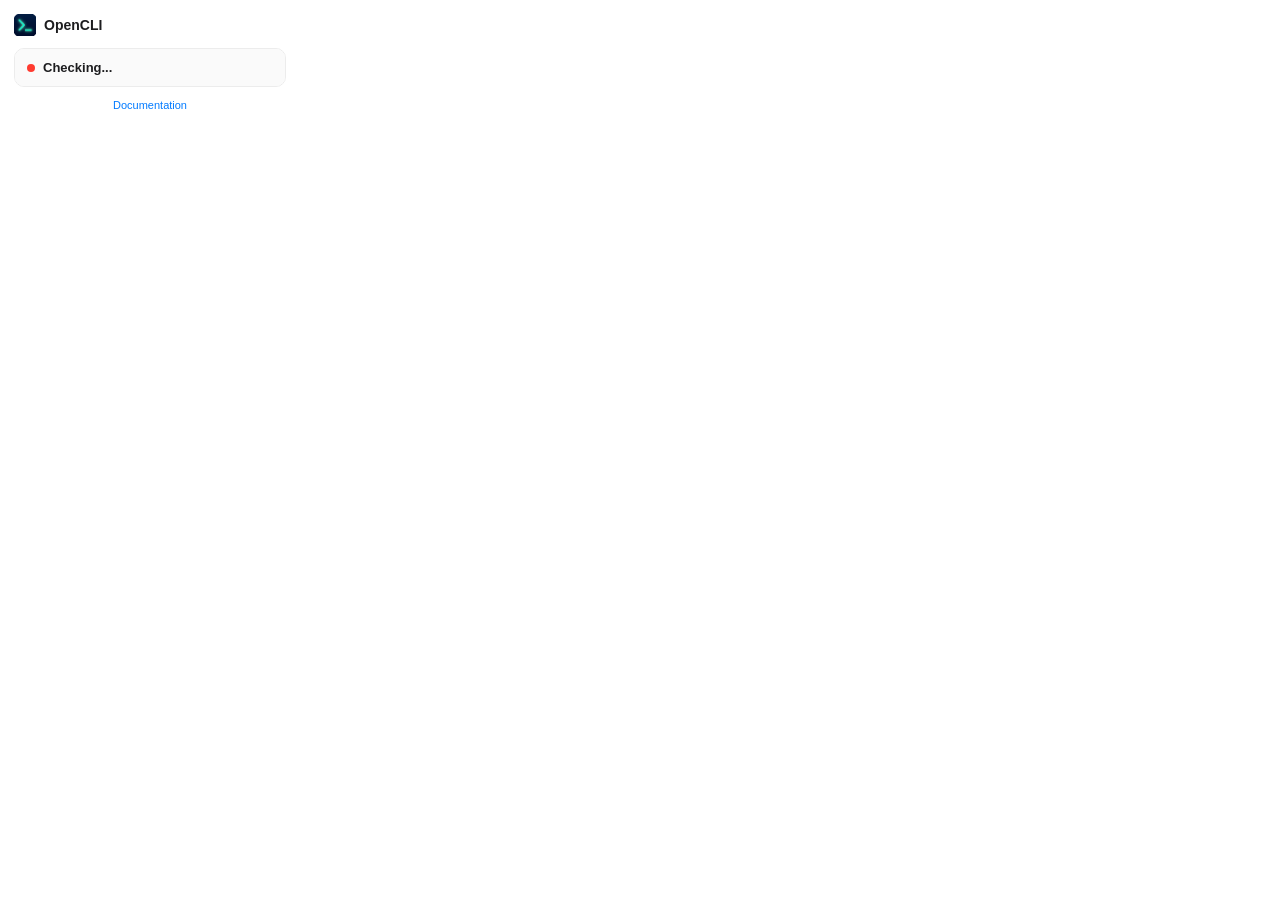
<file: .claude/cli/opencli-extension/popup.html>
<!DOCTYPE html>
<html lang="en">
<head>
  <meta charset="UTF-8">
  <style>
    * { margin: 0; padding: 0; box-sizing: border-box; }
    body {
      width: 300px;
      font-family: -apple-system, BlinkMacSystemFont, 'Segoe UI', Roboto, sans-serif;
      font-size: 13px;
      color: #1d1d1f;
      background: #fff;
      padding: 14px;
    }
    .header {
      display: flex;
      align-items: center;
      gap: 8px;
      margin-bottom: 12px;
    }
    .header img { width: 22px; height: 22px; }
    .header h1 { font-size: 14px; font-weight: 600; flex: 1; }
    .header .version-tag {
      font-size: 11px;
      color: #86868b;
      font-variant-numeric: tabular-nums;
    }
    .card {
      border: 1px solid #ececec;
      border-radius: 10px;
      overflow: hidden;
    }
    .card .status-row {
      display: flex;
      align-items: center;
      gap: 8px;
      padding: 11px 12px;
      background: #fafafa;
    }
    .dot {
      width: 8px; height: 8px;
      border-radius: 50%;
      flex-shrink: 0;
    }
    .dot.connected { background: #34c759; }
    .dot.disconnected { background: #ff3b30; }
    .dot.connecting { background: #ff9500; }
    .status-text {
      font-size: 13px;
      font-weight: 600;
      color: #1d1d1f;
      flex: 1;
    }
    .daemon-version {
      font-size: 11px;
      color: #86868b;
      font-variant-numeric: tabular-nums;
    }
    .profile-row {
      display: flex;
      align-items: center;
      gap: 8px;
      padding: 10px 12px;
      border-top: 1px solid #ececec;
      background: #fff;
    }
    .profile-label {
      font-size: 11px;
      color: #86868b;
      flex-shrink: 0;
    }
    .profile-id {
      flex: 1;
      font-family: ui-monospace, SFMono-Regular, Menlo, monospace;
      font-size: 12px;
      color: #1d1d1f;
      user-select: all;
      word-break: break-all;
    }
    .copy-btn {
      flex-shrink: 0;
      padding: 4px 9px;
      font-size: 11px;
      font-family: inherit;
      color: #007aff;
      background: transparent;
      border: 1px solid #d2d2d7;
      border-radius: 6px;
      cursor: pointer;
      transition: background 0.12s, color 0.12s;
    }
    .copy-btn:hover { background: #f0f6ff; }
    .copy-btn:active { background: #e1edff; }
    .copy-btn.copied { color: #34c759; border-color: #34c759; background: #f0fdf4; }
    .hint {
      padding: 10px 12px;
      border-top: 1px solid #ececec;
      background: #f9fafc;
      font-size: 11px;
      color: #6e6e73;
      line-height: 1.5;
    }
    .hint code {
      background: #ececec;
      padding: 1px 5px;
      border-radius: 3px;
      font-family: ui-monospace, SFMono-Regular, Menlo, monospace;
      font-size: 11px;
    }
    .footer {
      margin-top: 12px;
      text-align: center;
      font-size: 11px;
      color: #86868b;
    }
    .footer a { color: #007aff; text-decoration: none; }
    .footer a:hover { text-decoration: underline; }
  </style>
</head>
<body>
  <div class="header">
    <img src="icons/icon-48.png" alt="OpenCLI">
    <h1>OpenCLI</h1>
    <span class="version-tag" id="extVersion"></span>
  </div>
  <div class="card disconnected" id="card">
    <div class="status-row">
      <span class="dot disconnected" id="dot"></span>
      <span class="status-text" id="status">Checking...</span>
      <span class="daemon-version" id="daemonVersion"></span>
    </div>
    <div class="profile-row" id="profileRow" style="display: none;">
      <span class="profile-label">Profile</span>
      <span class="profile-id" id="contextId"></span>
      <button type="button" class="copy-btn" id="copyBtn" title="Copy contextId">Copy</button>
    </div>
    <div class="hint" id="hint" style="display: none;">
      The extension connects automatically when you run any <code>opencli</code> command.
    </div>
  </div>
  <div class="footer">
    <a href="https://github.com/jackwener/opencli" target="_blank">Documentation</a>
  </div>
  <script src="popup.js"></script>
</body>
</html>
</file>
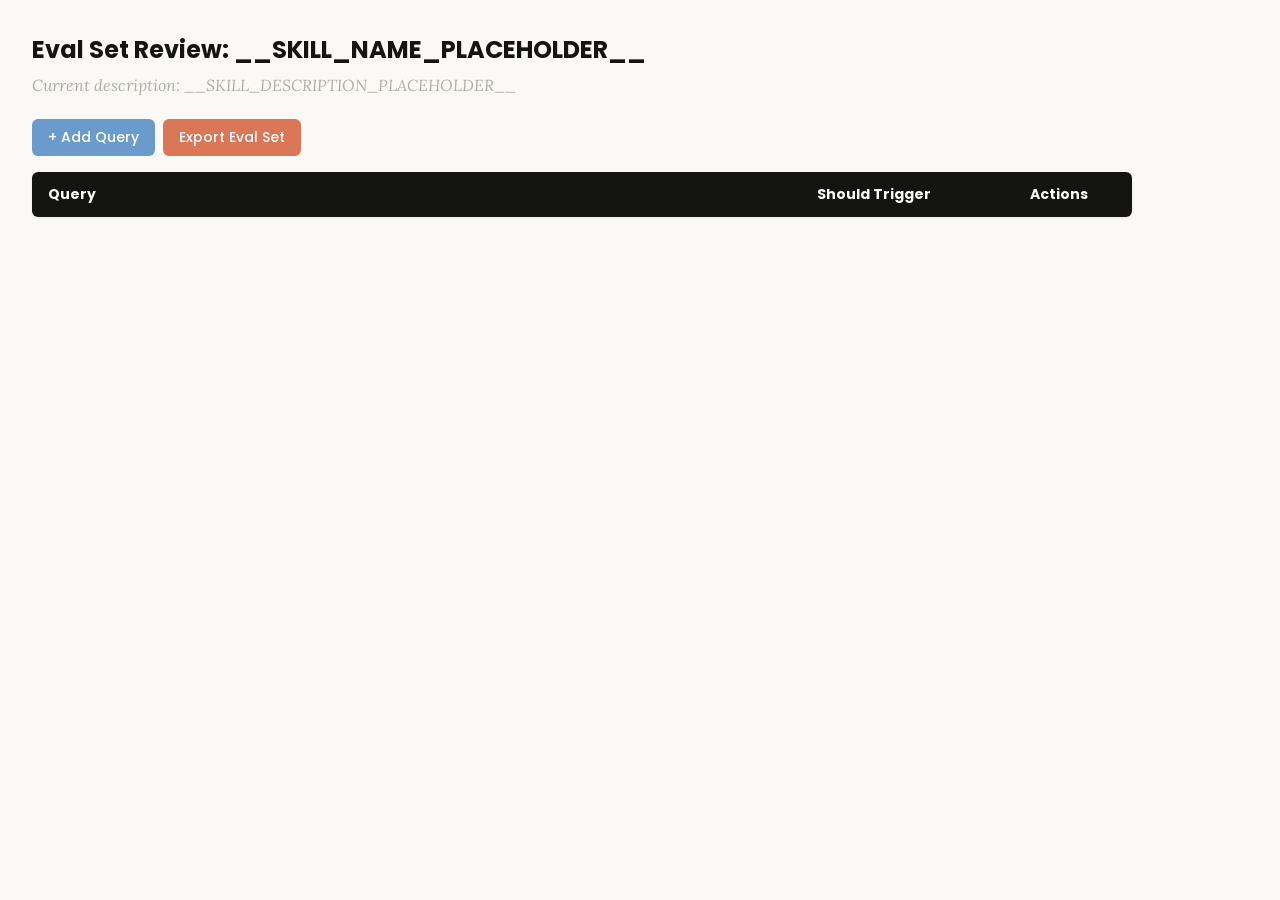
<file: .claude/skills/skill-creator/assets/eval_review.html>
<!DOCTYPE html>
<html lang="en">
<head>
  <meta charset="UTF-8">
  <meta name="viewport" content="width=device-width, initial-scale=1.0">
  <title>Eval Set Review - __SKILL_NAME_PLACEHOLDER__</title>
  <link rel="preconnect" href="https://fonts.googleapis.com">
  <link rel="preconnect" href="https://fonts.gstatic.com" crossorigin>
  <link href="https://fonts.googleapis.com/css2?family=Poppins:wght@500;600&family=Lora:wght@400;500&display=swap" rel="stylesheet">
  <style>
    * { box-sizing: border-box; margin: 0; padding: 0; }
    body { font-family: 'Lora', Georgia, serif; background: #faf9f5; padding: 2rem; color: #141413; }
    h1 { font-family: 'Poppins', sans-serif; margin-bottom: 0.5rem; font-size: 1.5rem; }
    .description { color: #b0aea5; margin-bottom: 1.5rem; font-style: italic; max-width: 900px; }
    .controls { margin-bottom: 1rem; display: flex; gap: 0.5rem; }
    .btn { font-family: 'Poppins', sans-serif; padding: 0.5rem 1rem; border: none; border-radius: 6px; cursor: pointer; font-size: 0.875rem; font-weight: 500; }
    .btn-add { background: #6a9bcc; color: white; }
    .btn-add:hover { background: #5889b8; }
    .btn-export { background: #d97757; color: white; }
    .btn-export:hover { background: #c4613f; }
    table { width: 100%; max-width: 1100px; border-collapse: collapse; background: white; border-radius: 6px; overflow: hidden; box-shadow: 0 1px 3px rgba(0,0,0,0.08); }
    th { font-family: 'Poppins', sans-serif; background: #141413; color: #faf9f5; padding: 0.75rem 1rem; text-align: left; font-size: 0.875rem; }
    td { padding: 0.75rem 1rem; border-bottom: 1px solid #e8e6dc; vertical-align: top; }
    tr:nth-child(even) td { background: #faf9f5; }
    tr:hover td { background: #f3f1ea; }
    .section-header td { background: #e8e6dc; font-family: 'Poppins', sans-serif; font-weight: 500; font-size: 0.8rem; color: #141413; text-transform: uppercase; letter-spacing: 0.05em; }
    .query-input { width: 100%; padding: 0.4rem; border: 1px solid #e8e6dc; border-radius: 4px; font-size: 0.875rem; font-family: 'Lora', Georgia, serif; resize: vertical; min-height: 60px; }
    .query-input:focus { outline: none; border-color: #d97757; box-shadow: 0 0 0 2px rgba(217,119,87,0.15); }
    .toggle { position: relative; display: inline-block; width: 44px; height: 24px; }
    .toggle input { opacity: 0; width: 0; height: 0; }
    .toggle .slider { position: absolute; inset: 0; background: #b0aea5; border-radius: 24px; cursor: pointer; transition: 0.2s; }
    .toggle .slider::before { content: ""; position: absolute; width: 18px; height: 18px; left: 3px; bottom: 3px; background: white; border-radius: 50%; transition: 0.2s; }
    .toggle input:checked + .slider { background: #d97757; }
    .toggle input:checked + .slider::before { transform: translateX(20px); }
    .btn-delete { background: #c44; color: white; padding: 0.3rem 0.6rem; border: none; border-radius: 4px; cursor: pointer; font-size: 0.75rem; font-family: 'Poppins', sans-serif; }
    .btn-delete:hover { background: #a33; }
    .summary { margin-top: 1rem; color: #b0aea5; font-size: 0.875rem; }
  </style>
</head>
<body>
  <h1>Eval Set Review: <span id="skill-name">__SKILL_NAME_PLACEHOLDER__</span></h1>
  <p class="description">Current description: <span id="skill-desc">__SKILL_DESCRIPTION_PLACEHOLDER__</span></p>

  <div class="controls">
    <button class="btn btn-add" onclick="addRow()">+ Add Query</button>
    <button class="btn btn-export" onclick="exportEvalSet()">Export Eval Set</button>
  </div>

  <table>
    <thead>
      <tr>
        <th style="width:65%">Query</th>
        <th style="width:18%">Should Trigger</th>
        <th style="width:10%">Actions</th>
      </tr>
    </thead>
    <tbody id="eval-body"></tbody>
  </table>

  <p class="summary" id="summary"></p>

  <script>
    const EVAL_DATA = __EVAL_DATA_PLACEHOLDER__;

    let evalItems = [...EVAL_DATA];

    function render() {
      const tbody = document.getElementById('eval-body');
      tbody.innerHTML = '';

      // Sort: should-trigger first, then should-not-trigger
      const sorted = evalItems
        .map((item, origIdx) => ({ ...item, origIdx }))
        .sort((a, b) => (b.should_trigger ? 1 : 0) - (a.should_trigger ? 1 : 0));

      let lastGroup = null;
      sorted.forEach(item => {
        const group = item.should_trigger ? 'trigger' : 'no-trigger';
        if (group !== lastGroup) {
          const headerRow = document.createElement('tr');
          headerRow.className = 'section-header';
          headerRow.innerHTML = `<td colspan="3">${item.should_trigger ? 'Should Trigger' : 'Should NOT Trigger'}</td>`;
          tbody.appendChild(headerRow);
          lastGroup = group;
        }

        const idx = item.origIdx;
        const tr = document.createElement('tr');
        tr.innerHTML = `
          <td><textarea class="query-input" onchange="updateQuery(${idx}, this.value)">${escapeHtml(item.query)}</textarea></td>
          <td>
            <label class="toggle">
              <input type="checkbox" ${item.should_trigger ? 'checked' : ''} onchange="updateTrigger(${idx}, this.checked)">
              <span class="slider"></span>
            </label>
            <span style="margin-left:8px;font-size:0.8rem;color:#b0aea5">${item.should_trigger ? 'Yes' : 'No'}</span>
          </td>
          <td><button class="btn-delete" onclick="deleteRow(${idx})">Delete</button></td>
        `;
        tbody.appendChild(tr);
      });
      updateSummary();
    }

    function escapeHtml(text) {
      const div = document.createElement('div');
      div.textContent = text;
      return div.innerHTML;
    }

    function updateQuery(idx, value) { evalItems[idx].query = value; updateSummary(); }
    function updateTrigger(idx, value) { evalItems[idx].should_trigger = value; render(); }
    function deleteRow(idx) { evalItems.splice(idx, 1); render(); }

    function addRow() {
      evalItems.push({ query: '', should_trigger: true });
      render();
      const inputs = document.querySelectorAll('.query-input');
      inputs[inputs.length - 1].focus();
    }

    function updateSummary() {
      const trigger = evalItems.filter(i => i.should_trigger).length;
      const noTrigger = evalItems.filter(i => !i.should_trigger).length;
      document.getElementById('summary').textContent =
        `${evalItems.length} queries total: ${trigger} should trigger, ${noTrigger} should not trigger`;
    }

    function exportEvalSet() {
      const valid = evalItems.filter(i => i.query.trim() !== '');
      const data = valid.map(i => ({ query: i.query.trim(), should_trigger: i.should_trigger }));
      const blob = new Blob([JSON.stringify(data, null, 2)], { type: 'application/json' });
      const url = URL.createObjectURL(blob);
      const a = document.createElement('a');
      a.href = url;
      a.download = 'eval_set.json';
      document.body.appendChild(a);
      a.click();
      document.body.removeChild(a);
      URL.revokeObjectURL(url);
    }

    render();
  </script>
</body>
</html>
</file>
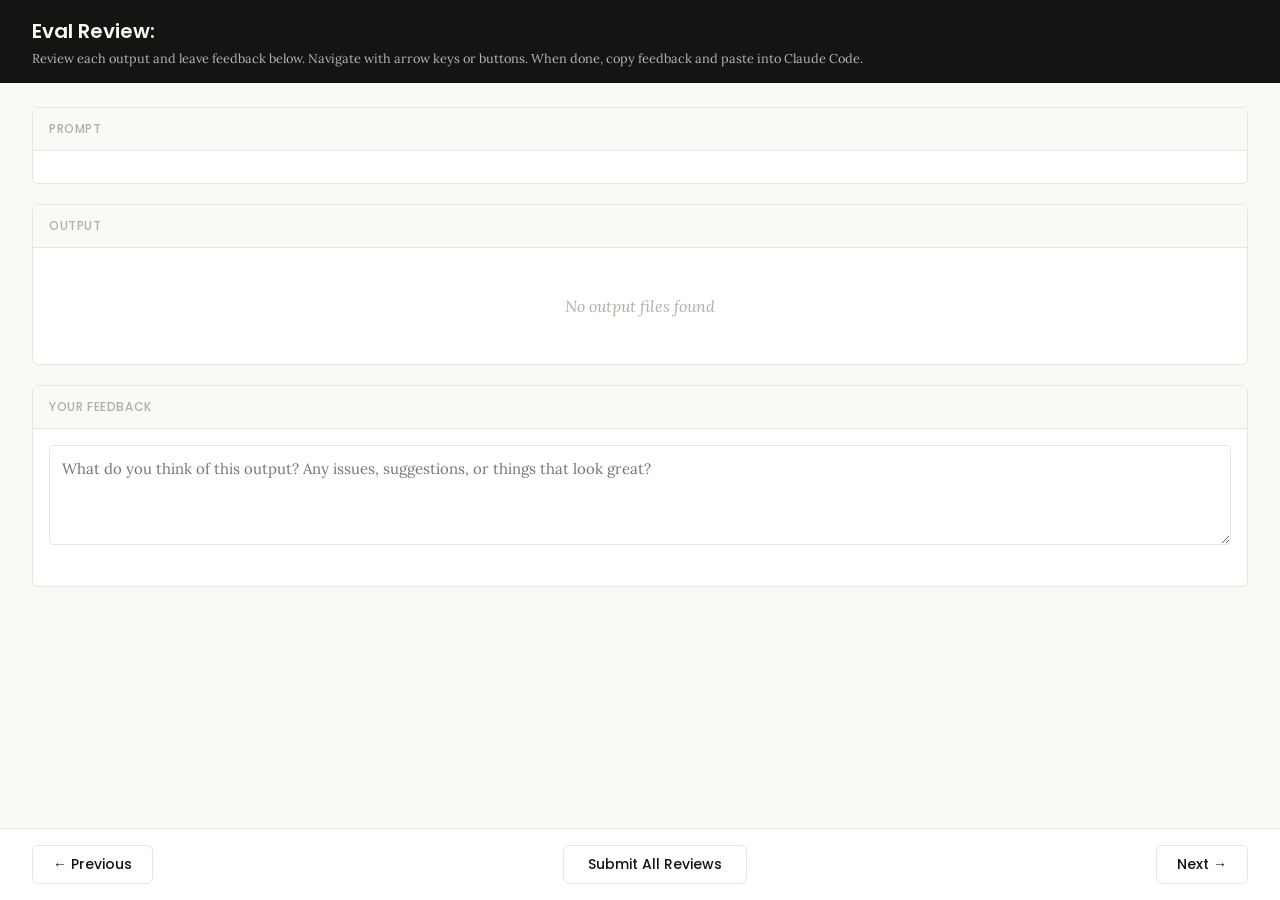
<file: .claude/skills/skill-creator/eval-viewer/viewer.html>
<!DOCTYPE html>
<html lang="en">
<head>
  <meta charset="UTF-8">
  <meta name="viewport" content="width=device-width, initial-scale=1.0">
  <title>Eval Review</title>
  <link rel="preconnect" href="https://fonts.googleapis.com">
  <link rel="preconnect" href="https://fonts.gstatic.com" crossorigin>
  <link href="https://fonts.googleapis.com/css2?family=Poppins:wght@500;600&family=Lora:wght@400;500&display=swap" rel="stylesheet">
  <script src="https://cdn.sheetjs.com/xlsx-0.20.3/package/dist/xlsx.full.min.js" integrity="sha384-EnyY0/GSHQGSxSgMwaIPzSESbqoOLSexfnSMN2AP+39Ckmn92stwABZynq1JyzdT" crossorigin="anonymous"></script>
  <style>
    :root {
      --bg: #faf9f5;
      --surface: #ffffff;
      --border: #e8e6dc;
      --text: #141413;
      --text-muted: #b0aea5;
      --accent: #d97757;
      --accent-hover: #c4613f;
      --green: #788c5d;
      --green-bg: #eef2e8;
      --red: #c44;
      --red-bg: #fceaea;
      --header-bg: #141413;
      --header-text: #faf9f5;
      --radius: 6px;
    }

    * { box-sizing: border-box; margin: 0; padding: 0; }

    body {
      font-family: 'Lora', Georgia, serif;
      background: var(--bg);
      color: var(--text);
      height: 100vh;
      display: flex;
      flex-direction: column;
    }

    /* ---- Header ---- */
    .header {
      background: var(--header-bg);
      color: var(--header-text);
      padding: 1rem 2rem;
      display: flex;
      justify-content: space-between;
      align-items: center;
      flex-shrink: 0;
    }
    .header h1 {
      font-family: 'Poppins', sans-serif;
      font-size: 1.25rem;
      font-weight: 600;
    }
    .header .instructions {
      font-size: 0.8rem;
      opacity: 0.7;
      margin-top: 0.25rem;
    }
    .header .progress {
      font-size: 0.875rem;
      opacity: 0.8;
      text-align: right;
    }

    /* ---- Main content ---- */
    .main {
      flex: 1;
      overflow-y: auto;
      padding: 1.5rem 2rem;
      display: flex;
      flex-direction: column;
      gap: 1.25rem;
    }

    /* ---- Sections ---- */
    .section {
      background: var(--surface);
      border: 1px solid var(--border);
      border-radius: var(--radius);
      flex-shrink: 0;
    }
    .section-header {
      font-family: 'Poppins', sans-serif;
      padding: 0.75rem 1rem;
      font-size: 0.75rem;
      font-weight: 500;
      text-transform: uppercase;
      letter-spacing: 0.05em;
      color: var(--text-muted);
      border-bottom: 1px solid var(--border);
      background: var(--bg);
    }
    .section-body {
      padding: 1rem;
    }

    /* ---- Config badge ---- */
    .config-badge {
      display: inline-block;
      padding: 0.2rem 0.625rem;
      border-radius: 9999px;
      font-family: 'Poppins', sans-serif;
      font-size: 0.6875rem;
      font-weight: 600;
      text-transform: uppercase;
      letter-spacing: 0.03em;
      margin-left: 0.75rem;
      vertical-align: middle;
    }
    .config-badge.config-primary {
      background: rgba(33, 150, 243, 0.12);
      color: #1976d2;
    }
    .config-badge.config-baseline {
      background: rgba(255, 193, 7, 0.15);
      color: #f57f17;
    }

    /* ---- Prompt ---- */
    .prompt-text {
      white-space: pre-wrap;
      font-size: 0.9375rem;
      line-height: 1.6;
    }

    /* ---- Outputs ---- */
    .output-file {
      border: 1px solid var(--border);
      border-radius: var(--radius);
      overflow: hidden;
    }
    .output-file + .output-file {
      margin-top: 1rem;
    }
    .output-file-header {
      padding: 0.5rem 0.75rem;
      font-size: 0.8rem;
      font-weight: 600;
      color: var(--text-muted);
      background: var(--bg);
      border-bottom: 1px solid var(--border);
      font-family: 'SF Mono', SFMono-Regular, Consolas, 'Liberation Mono', Menlo, monospace;
      display: flex;
      justify-content: space-between;
      align-items: center;
    }
    .output-file-header .dl-btn {
      font-size: 0.7rem;
      color: var(--accent);
      text-decoration: none;
      cursor: pointer;
      font-family: -apple-system, BlinkMacSystemFont, 'Segoe UI', sans-serif;
      font-weight: 500;
      opacity: 0.8;
    }
    .output-file-header .dl-btn:hover {
      opacity: 1;
      text-decoration: underline;
    }
    .output-file-content {
      padding: 0.75rem;
      overflow-x: auto;
    }
    .output-file-content pre {
      font-size: 0.8125rem;
      line-height: 1.5;
      white-space: pre-wrap;
      word-break: break-word;
      font-family: 'SF Mono', SFMono-Regular, Consolas, 'Liberation Mono', Menlo, monospace;
    }
    .output-file-content img {
      max-width: 100%;
      height: auto;
      border-radius: 4px;
    }
    .output-file-content iframe {
      width: 100%;
      height: 600px;
      border: none;
    }
    .output-file-content table {
      border-collapse: collapse;
      font-size: 0.8125rem;
      width: 100%;
    }
    .output-file-content table td,
    .output-file-content table th {
      border: 1px solid var(--border);
      padding: 0.375rem 0.5rem;
      text-align: left;
    }
    .output-file-content table th {
      background: var(--bg);
      font-weight: 600;
    }
    .output-file-content .download-link {
      display: inline-flex;
      align-items: center;
      gap: 0.5rem;
      padding: 0.5rem 1rem;
      background: var(--bg);
      border: 1px solid var(--border);
      border-radius: 4px;
      color: var(--accent);
      text-decoration: none;
      font-size: 0.875rem;
      cursor: pointer;
    }
    .output-file-content .download-link:hover {
      background: var(--border);
    }
    .empty-state {
      color: var(--text-muted);
      font-style: italic;
      padding: 2rem;
      text-align: center;
    }

    /* ---- Feedback ---- */
    .prev-feedback {
      background: var(--bg);
      border: 1px solid var(--border);
      border-radius: 4px;
      padding: 0.625rem 0.75rem;
      margin-top: 0.75rem;
      font-size: 0.8125rem;
      color: var(--text-muted);
      line-height: 1.5;
    }
    .prev-feedback-label {
      font-size: 0.7rem;
      font-weight: 600;
      text-transform: uppercase;
      letter-spacing: 0.04em;
      margin-bottom: 0.25rem;
      color: var(--text-muted);
    }
    .feedback-textarea {
      width: 100%;
      min-height: 100px;
      padding: 0.75rem;
      border: 1px solid var(--border);
      border-radius: 4px;
      font-family: inherit;
      font-size: 0.9375rem;
      line-height: 1.5;
      resize: vertical;
      color: var(--text);
    }
    .feedback-textarea:focus {
      outline: none;
      border-color: var(--accent);
      box-shadow: 0 0 0 3px rgba(37, 99, 235, 0.1);
    }
    .feedback-status {
      font-size: 0.75rem;
      color: var(--text-muted);
      margin-top: 0.5rem;
      min-height: 1.1em;
    }

    /* ---- Grades (collapsible) ---- */
    .grades-toggle {
      display: flex;
      align-items: center;
      cursor: pointer;
      user-select: none;
    }
    .grades-toggle:hover {
      color: var(--accent);
    }
    .grades-toggle .arrow {
      margin-right: 0.5rem;
      transition: transform 0.15s;
      font-size: 0.75rem;
    }
    .grades-toggle .arrow.open {
      transform: rotate(90deg);
    }
    .grades-content {
      display: none;
      margin-top: 0.75rem;
    }
    .grades-content.open {
      display: block;
    }
    .grades-summary {
      font-size: 0.875rem;
      margin-bottom: 0.75rem;
      display: flex;
      align-items: center;
      gap: 0.5rem;
    }
    .grade-badge {
      display: inline-block;
      padding: 0.125rem 0.5rem;
      border-radius: 9999px;
      font-size: 0.75rem;
      font-weight: 600;
    }
    .grade-pass { background: var(--green-bg); color: var(--green); }
    .grade-fail { background: var(--red-bg); color: var(--red); }
    .assertion-list {
      list-style: none;
    }
    .assertion-item {
      padding: 0.625rem 0;
      border-bottom: 1px solid var(--border);
      font-size: 0.8125rem;
    }
    .assertion-item:last-child { border-bottom: none; }
    .assertion-status {
      font-weight: 600;
      margin-right: 0.5rem;
    }
    .assertion-status.pass { color: var(--green); }
    .assertion-status.fail { color: var(--red); }
    .assertion-evidence {
      color: var(--text-muted);
      font-size: 0.75rem;
      margin-top: 0.25rem;
      padding-left: 1.5rem;
    }

    /* ---- View tabs ---- */
    .view-tabs {
      display: flex;
      gap: 0;
      padding: 0 2rem;
      background: var(--bg);
      border-bottom: 1px solid var(--border);
      flex-shrink: 0;
    }
    .view-tab {
      font-family: 'Poppins', sans-serif;
      padding: 0.625rem 1.25rem;
      font-size: 0.8125rem;
      font-weight: 500;
      cursor: pointer;
      border: none;
      background: none;
      color: var(--text-muted);
      border-bottom: 2px solid transparent;
      transition: all 0.15s;
    }
    .view-tab:hover { color: var(--text); }
    .view-tab.active {
      color: var(--accent);
      border-bottom-color: var(--accent);
    }
    .view-panel { display: none; }
    .view-panel.active { display: flex; flex-direction: column; flex: 1; overflow: hidden; }

    /* ---- Benchmark view ---- */
    .benchmark-view {
      padding: 1.5rem 2rem;
      overflow-y: auto;
      flex: 1;
    }
    .benchmark-table {
      border-collapse: collapse;
      background: var(--surface);
      border: 1px solid var(--border);
      border-radius: var(--radius);
      font-size: 0.8125rem;
      width: 100%;
      margin-bottom: 1.5rem;
    }
    .benchmark-table th, .benchmark-table td {
      padding: 0.625rem 0.75rem;
      text-align: left;
      border: 1px solid var(--border);
    }
    .benchmark-table th {
      font-family: 'Poppins', sans-serif;
      background: var(--header-bg);
      color: var(--header-text);
      font-weight: 500;
      font-size: 0.75rem;
      text-transform: uppercase;
      letter-spacing: 0.04em;
    }
    .benchmark-table tr:hover { background: var(--bg); }
    .benchmark-table tr.benchmark-row-with { background: rgba(33, 150, 243, 0.06); }
    .benchmark-table tr.benchmark-row-without { background: rgba(255, 193, 7, 0.06); }
    .benchmark-table tr.benchmark-row-with:hover { background: rgba(33, 150, 243, 0.12); }
    .benchmark-table tr.benchmark-row-without:hover { background: rgba(255, 193, 7, 0.12); }
    .benchmark-table tr.benchmark-row-avg { font-weight: 600; border-top: 2px solid var(--border); }
    .benchmark-table tr.benchmark-row-avg.benchmark-row-with { background: rgba(33, 150, 243, 0.12); }
    .benchmark-table tr.benchmark-row-avg.benchmark-row-without { background: rgba(255, 193, 7, 0.12); }
    .benchmark-delta-positive { color: var(--green); font-weight: 600; }
    .benchmark-delta-negative { color: var(--red); font-weight: 600; }
    .benchmark-notes {
      background: var(--surface);
      border: 1px solid var(--border);
      border-radius: var(--radius);
      padding: 1rem;
    }
    .benchmark-notes h3 {
      font-family: 'Poppins', sans-serif;
      font-size: 0.875rem;
      margin-bottom: 0.75rem;
    }
    .benchmark-notes ul {
      list-style: disc;
      padding-left: 1.25rem;
    }
    .benchmark-notes li {
      font-size: 0.8125rem;
      line-height: 1.6;
      margin-bottom: 0.375rem;
    }
    .benchmark-empty {
      color: var(--text-muted);
      font-style: italic;
      text-align: center;
      padding: 3rem;
    }

    /* ---- Navigation ---- */
    .nav {
      display: flex;
      justify-content: space-between;
      align-items: center;
      padding: 1rem 2rem;
      border-top: 1px solid var(--border);
      background: var(--surface);
      flex-shrink: 0;
    }
    .nav-btn {
      font-family: 'Poppins', sans-serif;
      padding: 0.5rem 1.25rem;
      border: 1px solid var(--border);
      border-radius: var(--radius);
      background: var(--surface);
      cursor: pointer;
      font-size: 0.875rem;
      font-weight: 500;
      color: var(--text);
      transition: all 0.15s;
    }
    .nav-btn:hover:not(:disabled) {
      background: var(--bg);
      border-color: var(--text-muted);
    }
    .nav-btn:disabled {
      opacity: 0.4;
      cursor: not-allowed;
    }
    .done-btn {
      font-family: 'Poppins', sans-serif;
      padding: 0.5rem 1.5rem;
      border: 1px solid var(--border);
      border-radius: var(--radius);
      background: var(--surface);
      color: var(--text);
      cursor: pointer;
      font-size: 0.875rem;
      font-weight: 500;
      transition: all 0.15s;
    }
    .done-btn:hover {
      background: var(--bg);
      border-color: var(--text-muted);
    }
    .done-btn.ready {
      border: none;
      background: var(--accent);
      color: white;
      font-weight: 600;
    }
    .done-btn.ready:hover {
      background: var(--accent-hover);
    }
    /* ---- Done overlay ---- */
    .done-overlay {
      display: none;
      position: fixed;
      inset: 0;
      background: rgba(0, 0, 0, 0.5);
      z-index: 100;
      justify-content: center;
      align-items: center;
    }
    .done-overlay.visible {
      display: flex;
    }
    .done-card {
      background: var(--surface);
      border-radius: 12px;
      padding: 2rem 3rem;
      text-align: center;
      box-shadow: 0 20px 60px rgba(0, 0, 0, 0.3);
      max-width: 500px;
    }
    .done-card h2 {
      font-size: 1.5rem;
      margin-bottom: 0.5rem;
    }
    .done-card p {
      color: var(--text-muted);
      margin-bottom: 1.5rem;
      line-height: 1.5;
    }
    .done-card .btn-row {
      display: flex;
      gap: 0.5rem;
      justify-content: center;
    }
    .done-card button {
      padding: 0.5rem 1.25rem;
      border: 1px solid var(--border);
      border-radius: var(--radius);
      background: var(--surface);
      cursor: pointer;
      font-size: 0.875rem;
    }
    .done-card button:hover {
      background: var(--bg);
    }
    /* ---- Toast ---- */
    .toast {
      position: fixed;
      bottom: 5rem;
      left: 50%;
      transform: translateX(-50%);
      background: var(--header-bg);
      color: var(--header-text);
      padding: 0.625rem 1.25rem;
      border-radius: var(--radius);
      font-size: 0.875rem;
      opacity: 0;
      transition: opacity 0.3s;
      pointer-events: none;
      z-index: 200;
    }
    .toast.visible {
      opacity: 1;
    }
  </style>
</head>
<body>
  <div id="app" style="height:100vh; display:flex; flex-direction:column;">
    <div class="header">
      <div>
        <h1>Eval Review: <span id="skill-name"></span></h1>
        <div class="instructions">Review each output and leave feedback below. Navigate with arrow keys or buttons. When done, copy feedback and paste into Claude Code.</div>
      </div>
      <div class="progress" id="progress"></div>
    </div>

    <!-- View tabs (only shown when benchmark data exists) -->
    <div class="view-tabs" id="view-tabs" style="display:none;">
      <button class="view-tab active" onclick="switchView('outputs')">Outputs</button>
      <button class="view-tab" onclick="switchView('benchmark')">Benchmark</button>
    </div>

    <!-- Outputs panel (qualitative review) -->
    <div class="view-panel active" id="panel-outputs">
    <div class="main">
      <!-- Prompt -->
      <div class="section">
        <div class="section-header">Prompt <span class="config-badge" id="config-badge" style="display:none;"></span></div>
        <div class="section-body">
          <div class="prompt-text" id="prompt-text"></div>
        </div>
      </div>

      <!-- Outputs -->
      <div class="section">
        <div class="section-header">Output</div>
        <div class="section-body" id="outputs-body">
          <div class="empty-state">No output files found</div>
        </div>
      </div>

      <!-- Previous Output (collapsible) -->
      <div class="section" id="prev-outputs-section" style="display:none;">
        <div class="section-header">
          <div class="grades-toggle" onclick="togglePrevOutputs()">
            <span class="arrow" id="prev-outputs-arrow">&#9654;</span>
            Previous Output
          </div>
        </div>
        <div class="grades-content" id="prev-outputs-content"></div>
      </div>

      <!-- Grades (collapsible) -->
      <div class="section" id="grades-section" style="display:none;">
        <div class="section-header">
          <div class="grades-toggle" onclick="toggleGrades()">
            <span class="arrow" id="grades-arrow">&#9654;</span>
            Formal Grades
          </div>
        </div>
        <div class="grades-content" id="grades-content"></div>
      </div>

      <!-- Feedback -->
      <div class="section">
        <div class="section-header">Your Feedback</div>
        <div class="section-body">
          <textarea
            class="feedback-textarea"
            id="feedback"
            placeholder="What do you think of this output? Any issues, suggestions, or things that look great?"
          ></textarea>
          <div class="feedback-status" id="feedback-status"></div>
          <div class="prev-feedback" id="prev-feedback" style="display:none;">
            <div class="prev-feedback-label">Previous feedback</div>
            <div id="prev-feedback-text"></div>
          </div>
        </div>
      </div>
    </div>

    <div class="nav" id="outputs-nav">
      <button class="nav-btn" id="prev-btn" onclick="navigate(-1)">&#8592; Previous</button>
      <button class="done-btn" id="done-btn" onclick="showDoneDialog()">Submit All Reviews</button>
      <button class="nav-btn" id="next-btn" onclick="navigate(1)">Next &#8594;</button>
    </div>
    </div><!-- end panel-outputs -->

    <!-- Benchmark panel (quantitative stats) -->
    <div class="view-panel" id="panel-benchmark">
      <div class="benchmark-view" id="benchmark-content">
        <div class="benchmark-empty">No benchmark data available. Run a benchmark to see quantitative results here.</div>
      </div>
    </div>
  </div>

  <!-- Done overlay -->
  <div class="done-overlay" id="done-overlay">
    <div class="done-card">
      <h2>Review Complete</h2>
      <p>Your feedback has been saved. Go back to your Claude Code session and tell Claude you're done reviewing.</p>
      <div class="btn-row">
        <button onclick="closeDoneDialog()">OK</button>
      </div>
    </div>
  </div>

  <!-- Toast -->
  <div class="toast" id="toast"></div>

  <script>
    // ---- Embedded data (injected by generate_review.py) ----
    /*__EMBEDDED_DATA__*/

    // ---- State ----
    let feedbackMap = {};  // run_id -> feedback text
    let currentIndex = 0;
    let visitedRuns = new Set();

    // ---- Init ----
    async function init() {
      // Load saved feedback from server — but only if this isn't a fresh
      // iteration (indicated by previous_feedback being present). When
      // previous feedback exists, the feedback.json on disk is stale from
      // the prior iteration and should not pre-fill the textareas.
      const hasPrevious = Object.keys(EMBEDDED_DATA.previous_feedback || {}).length > 0
        || Object.keys(EMBEDDED_DATA.previous_outputs || {}).length > 0;
      if (!hasPrevious) {
        try {
          const resp = await fetch("/api/feedback");
          const data = await resp.json();
          if (data.reviews) {
            for (const r of data.reviews) feedbackMap[r.run_id] = r.feedback;
          }
        } catch { /* first run, no feedback yet */ }
      }

      document.getElementById("skill-name").textContent = EMBEDDED_DATA.skill_name;
      showRun(0);

      // Wire up feedback auto-save
      const textarea = document.getElementById("feedback");
      let saveTimeout = null;
      textarea.addEventListener("input", () => {
        clearTimeout(saveTimeout);
        document.getElementById("feedback-status").textContent = "";
        saveTimeout = setTimeout(() => saveCurrentFeedback(), 800);
      });
    }

    // ---- Navigation ----
    function navigate(delta) {
      const newIndex = currentIndex + delta;
      if (newIndex >= 0 && newIndex < EMBEDDED_DATA.runs.length) {
        saveCurrentFeedback();
        showRun(newIndex);
      }
    }

    function updateNavButtons() {
      document.getElementById("prev-btn").disabled = currentIndex === 0;
      document.getElementById("next-btn").disabled =
        currentIndex === EMBEDDED_DATA.runs.length - 1;
    }

    // ---- Show a run ----
    function showRun(index) {
      currentIndex = index;
      const run = EMBEDDED_DATA.runs[index];

      // Progress
      document.getElementById("progress").textContent =
        `${index + 1} of ${EMBEDDED_DATA.runs.length}`;

      // Prompt
      document.getElementById("prompt-text").textContent = run.prompt;

      // Config badge
      const badge = document.getElementById("config-badge");
      const configMatch = run.id.match(/(with_skill|without_skill|new_skill|old_skill)/);
      if (configMatch) {
        const config = configMatch[1];
        const isBaseline = config === "without_skill" || config === "old_skill";
        badge.textContent = config.replace(/_/g, " ");
        badge.className = "config-badge " + (isBaseline ? "config-baseline" : "config-primary");
        badge.style.display = "inline-block";
      } else {
        badge.style.display = "none";
      }

      // Outputs
      renderOutputs(run);

      // Previous outputs
      renderPrevOutputs(run);

      // Grades
      renderGrades(run);

      // Previous feedback
      const prevFb = (EMBEDDED_DATA.previous_feedback || {})[run.id];
      const prevEl = document.getElementById("prev-feedback");
      if (prevFb) {
        document.getElementById("prev-feedback-text").textContent = prevFb;
        prevEl.style.display = "block";
      } else {
        prevEl.style.display = "none";
      }

      // Feedback
      document.getElementById("feedback").value = feedbackMap[run.id] || "";
      document.getElementById("feedback-status").textContent = "";

      updateNavButtons();

      // Track visited runs and promote done button when all visited
      visitedRuns.add(index);
      const doneBtn = document.getElementById("done-btn");
      if (visitedRuns.size >= EMBEDDED_DATA.runs.length) {
        doneBtn.classList.add("ready");
      }

      // Scroll main content to top
      document.querySelector(".main").scrollTop = 0;
    }

    // ---- Render outputs ----
    function renderOutputs(run) {
      const container = document.getElementById("outputs-body");
      container.innerHTML = "";

      const outputs = run.outputs || [];
      if (outputs.length === 0) {
        container.innerHTML = '<div class="empty-state">No output files</div>';
        return;
      }

      for (const file of outputs) {
        const fileDiv = document.createElement("div");
        fileDiv.className = "output-file";

        // Always show file header with download link
        const header = document.createElement("div");
        header.className = "output-file-header";
        const nameSpan = document.createElement("span");
        nameSpan.textContent = file.name;
        header.appendChild(nameSpan);
        const dlBtn = document.createElement("a");
        dlBtn.className = "dl-btn";
        dlBtn.textContent = "Download";
        dlBtn.download = file.name;
        dlBtn.href = getDownloadUri(file);
        header.appendChild(dlBtn);
        fileDiv.appendChild(header);

        const content = document.createElement("div");
        content.className = "output-file-content";

        if (file.type === "text") {
          const pre = document.createElement("pre");
          pre.textContent = file.content;
          content.appendChild(pre);
        } else if (file.type === "image") {
          const img = document.createElement("img");
          img.src = file.data_uri;
          img.alt = file.name;
          content.appendChild(img);
        } else if (file.type === "pdf") {
          const iframe = document.createElement("iframe");
          iframe.src = file.data_uri;
          content.appendChild(iframe);
        } else if (file.type === "xlsx") {
          renderXlsx(content, file.data_b64);
        } else if (file.type === "binary") {
          const a = document.createElement("a");
          a.className = "download-link";
          a.href = file.data_uri;
          a.download = file.name;
          a.textContent = "Download " + file.name;
          content.appendChild(a);
        } else if (file.type === "error") {
          const pre = document.createElement("pre");
          pre.textContent = file.content;
          pre.style.color = "var(--red)";
          content.appendChild(pre);
        }

        fileDiv.appendChild(content);
        container.appendChild(fileDiv);
      }
    }

    // ---- XLSX rendering via SheetJS ----
    function renderXlsx(container, b64Data) {
      try {
        const raw = Uint8Array.from(atob(b64Data), c => c.charCodeAt(0));
        const wb = XLSX.read(raw, { type: "array" });

        for (let i = 0; i < wb.SheetNames.length; i++) {
          const sheetName = wb.SheetNames[i];
          const ws = wb.Sheets[sheetName];

          if (wb.SheetNames.length > 1) {
            const sheetLabel = document.createElement("div");
            sheetLabel.style.cssText =
              "font-weight:600; font-size:0.8rem; color:#b0aea5; margin-top:0.5rem; margin-bottom:0.25rem;";
            sheetLabel.textContent = "Sheet: " + sheetName;
            container.appendChild(sheetLabel);
          }

          const htmlStr = XLSX.utils.sheet_to_html(ws, { editable: false });
          const wrapper = document.createElement("div");
          wrapper.innerHTML = htmlStr;
          container.appendChild(wrapper);
        }
      } catch (err) {
        container.textContent = "Error rendering spreadsheet: " + err.message;
      }
    }

    // ---- Grades ----
    function renderGrades(run) {
      const section = document.getElementById("grades-section");
      const content = document.getElementById("grades-content");

      if (!run.grading) {
        section.style.display = "none";
        return;
      }

      const grading = run.grading;
      section.style.display = "block";
      // Reset to collapsed
      content.classList.remove("open");
      document.getElementById("grades-arrow").classList.remove("open");

      const summary = grading.summary || {};
      const expectations = grading.expectations || [];

      let html = '<div style="padding: 1rem;">';

      // Summary line
      const passRate = summary.pass_rate != null
        ? Math.round(summary.pass_rate * 100) + "%"
        : "?";
      const badgeClass = summary.pass_rate >= 0.8 ? "grade-pass" : summary.pass_rate >= 0.5 ? "" : "grade-fail";
      html += '<div class="grades-summary">';
      html += '<span class="grade-badge ' + badgeClass + '">' + passRate + '</span>';
      html += '<span>' + (summary.passed || 0) + ' passed, ' + (summary.failed || 0) + ' failed of ' + (summary.total || 0) + '</span>';
      html += '</div>';

      // Assertions list
      html += '<ul class="assertion-list">';
      for (const exp of expectations) {
        const statusClass = exp.passed ? "pass" : "fail";
        const statusIcon = exp.passed ? "\u2713" : "\u2717";
        html += '<li class="assertion-item">';
        html += '<span class="assertion-status ' + statusClass + '">' + statusIcon + '</span>';
        html += '<span>' + escapeHtml(exp.text) + '</span>';
        if (exp.evidence) {
          html += '<div class="assertion-evidence">' + escapeHtml(exp.evidence) + '</div>';
        }
        html += '</li>';
      }
      html += '</ul>';

      html += '</div>';
      content.innerHTML = html;
    }

    function toggleGrades() {
      const content = document.getElementById("grades-content");
      const arrow = document.getElementById("grades-arrow");
      content.classList.toggle("open");
      arrow.classList.toggle("open");
    }

    // ---- Previous outputs (collapsible) ----
    function renderPrevOutputs(run) {
      const section = document.getElementById("prev-outputs-section");
      const content = document.getElementById("prev-outputs-content");
      const prevOutputs = (EMBEDDED_DATA.previous_outputs || {})[run.id];

      if (!prevOutputs || prevOutputs.length === 0) {
        section.style.display = "none";
        return;
      }

      section.style.display = "block";
      // Reset to collapsed
      content.classList.remove("open");
      document.getElementById("prev-outputs-arrow").classList.remove("open");

      // Render the files into the content area
      content.innerHTML = "";
      const wrapper = document.createElement("div");
      wrapper.style.padding = "1rem";

      for (const file of prevOutputs) {
        const fileDiv = document.createElement("div");
        fileDiv.className = "output-file";

        const header = document.createElement("div");
        header.className = "output-file-header";
        const nameSpan = document.createElement("span");
        nameSpan.textContent = file.name;
        header.appendChild(nameSpan);
        const dlBtn = document.createElement("a");
        dlBtn.className = "dl-btn";
        dlBtn.textContent = "Download";
        dlBtn.download = file.name;
        dlBtn.href = getDownloadUri(file);
        header.appendChild(dlBtn);
        fileDiv.appendChild(header);

        const fc = document.createElement("div");
        fc.className = "output-file-content";

        if (file.type === "text") {
          const pre = document.createElement("pre");
          pre.textContent = file.content;
          fc.appendChild(pre);
        } else if (file.type === "image") {
          const img = document.createElement("img");
          img.src = file.data_uri;
          img.alt = file.name;
          fc.appendChild(img);
        } else if (file.type === "pdf") {
          const iframe = document.createElement("iframe");
          iframe.src = file.data_uri;
          fc.appendChild(iframe);
        } else if (file.type === "xlsx") {
          renderXlsx(fc, file.data_b64);
        } else if (file.type === "binary") {
          const a = document.createElement("a");
          a.className = "download-link";
          a.href = file.data_uri;
          a.download = file.name;
          a.textContent = "Download " + file.name;
          fc.appendChild(a);
        }

        fileDiv.appendChild(fc);
        wrapper.appendChild(fileDiv);
      }

      content.appendChild(wrapper);
    }

    function togglePrevOutputs() {
      const content = document.getElementById("prev-outputs-content");
      const arrow = document.getElementById("prev-outputs-arrow");
      content.classList.toggle("open");
      arrow.classList.toggle("open");
    }

    // ---- Feedback (saved to server -> feedback.json) ----
    function saveCurrentFeedback() {
      const run = EMBEDDED_DATA.runs[currentIndex];
      const text = document.getElementById("feedback").value;

      if (text.trim() === "") {
        delete feedbackMap[run.id];
      } else {
        feedbackMap[run.id] = text;
      }

      // Build reviews array from map
      const reviews = [];
      for (const [run_id, feedback] of Object.entries(feedbackMap)) {
        if (feedback.trim()) {
          reviews.push({ run_id, feedback, timestamp: new Date().toISOString() });
        }
      }

      fetch("/api/feedback", {
        method: "POST",
        headers: { "Content-Type": "application/json" },
        body: JSON.stringify({ reviews, status: "in_progress" }),
      }).then(() => {
        document.getElementById("feedback-status").textContent = "Saved";
      }).catch(() => {
        // Static mode or server unavailable — no-op on auto-save,
        // feedback will be downloaded on final submit
        document.getElementById("feedback-status").textContent = "Will download on submit";
      });
    }

    // ---- Done ----
    function showDoneDialog() {
      // Save current textarea to feedbackMap (but don't POST yet)
      const run = EMBEDDED_DATA.runs[currentIndex];
      const text = document.getElementById("feedback").value;
      if (text.trim() === "") {
        delete feedbackMap[run.id];
      } else {
        feedbackMap[run.id] = text;
      }

      // POST once with status: complete — include ALL runs so the model
      // can distinguish "no feedback" (looks good) from "not reviewed"
      const reviews = [];
      const ts = new Date().toISOString();
      for (const r of EMBEDDED_DATA.runs) {
        reviews.push({ run_id: r.id, feedback: feedbackMap[r.id] || "", timestamp: ts });
      }
      const payload = JSON.stringify({ reviews, status: "complete" }, null, 2);
      fetch("/api/feedback", {
        method: "POST",
        headers: { "Content-Type": "application/json" },
        body: payload,
      }).then(() => {
        document.getElementById("done-overlay").classList.add("visible");
      }).catch(() => {
        // Server not available (static mode) — download as file
        const blob = new Blob([payload], { type: "application/json" });
        const url = URL.createObjectURL(blob);
        const a = document.createElement("a");
        a.href = url;
        a.download = "feedback.json";
        a.click();
        URL.revokeObjectURL(url);
        document.getElementById("done-overlay").classList.add("visible");
      });
    }

    function closeDoneDialog() {
      // Reset status back to in_progress
      saveCurrentFeedback();
      document.getElementById("done-overlay").classList.remove("visible");
    }

    // ---- Toast ----
    function showToast(message) {
      const toast = document.getElementById("toast");
      toast.textContent = message;
      toast.classList.add("visible");
      setTimeout(() => toast.classList.remove("visible"), 2000);
    }

    // ---- Keyboard nav ----
    document.addEventListener("keydown", (e) => {
      // Don't capture when typing in textarea
      if (e.target.tagName === "TEXTAREA") return;

      if (e.key === "ArrowLeft" || e.key === "ArrowUp") {
        e.preventDefault();
        navigate(-1);
      } else if (e.key === "ArrowRight" || e.key === "ArrowDown") {
        e.preventDefault();
        navigate(1);
      }
    });

    // ---- Util ----
    function getDownloadUri(file) {
      if (file.data_uri) return file.data_uri;
      if (file.data_b64) return "data:application/octet-stream;base64," + file.data_b64;
      if (file.type === "text") return "data:text/plain;charset=utf-8," + encodeURIComponent(file.content);
      return "#";
    }

    function escapeHtml(text) {
      const div = document.createElement("div");
      div.textContent = text;
      return div.innerHTML;
    }

    // ---- View switching ----
    function switchView(view) {
      document.querySelectorAll(".view-tab").forEach(t => t.classList.remove("active"));
      document.querySelectorAll(".view-panel").forEach(p => p.classList.remove("active"));
      document.querySelector(`[onclick="switchView('${view}')"]`).classList.add("active");
      document.getElementById("panel-" + view).classList.add("active");
    }

    // ---- Benchmark rendering ----
    function renderBenchmark() {
      const data = EMBEDDED_DATA.benchmark;
      if (!data) return;

      // Show the tabs
      document.getElementById("view-tabs").style.display = "flex";

      const container = document.getElementById("benchmark-content");
      const summary = data.run_summary || {};
      const metadata = data.metadata || {};
      const notes = data.notes || [];

      let html = "";

      // Header
      html += "<h2 style='font-family: Poppins, sans-serif; margin-bottom: 0.5rem;'>Benchmark Results</h2>";
      html += "<p style='color: var(--text-muted); font-size: 0.875rem; margin-bottom: 1.25rem;'>";
      if (metadata.skill_name) html += "<strong>" + escapeHtml(metadata.skill_name) + "</strong> &mdash; ";
      if (metadata.timestamp) html += metadata.timestamp + " &mdash; ";
      if (metadata.evals_run) html += "Evals: " + metadata.evals_run.join(", ") + " &mdash; ";
      html += (metadata.runs_per_configuration || "?") + " runs per configuration";
      html += "</p>";

      // Summary table
      html += '<table class="benchmark-table">';

      function fmtStat(stat, pct) {
        if (!stat) return "—";
        const suffix = pct ? "%" : "";
        const m = pct ? (stat.mean * 100).toFixed(0) : stat.mean.toFixed(1);
        const s = pct ? (stat.stddev * 100).toFixed(0) : stat.stddev.toFixed(1);
        return m + suffix + " ± " + s + suffix;
      }

      function deltaClass(val) {
        if (!val) return "";
        const n = parseFloat(val);
        if (n > 0) return "benchmark-delta-positive";
        if (n < 0) return "benchmark-delta-negative";
        return "";
      }

      // Discover config names dynamically (everything except "delta")
      const configs = Object.keys(summary).filter(k => k !== "delta");
      const configA = configs[0] || "config_a";
      const configB = configs[1] || "config_b";
      const labelA = configA.replace(/_/g, " ").replace(/\b\w/g, c => c.toUpperCase());
      const labelB = configB.replace(/_/g, " ").replace(/\b\w/g, c => c.toUpperCase());
      const a = summary[configA] || {};
      const b = summary[configB] || {};
      const delta = summary.delta || {};

      html += "<thead><tr><th>Metric</th><th>" + escapeHtml(labelA) + "</th><th>" + escapeHtml(labelB) + "</th><th>Delta</th></tr></thead>";
      html += "<tbody>";

      html += "<tr><td><strong>Pass Rate</strong></td>";
      html += "<td>" + fmtStat(a.pass_rate, true) + "</td>";
      html += "<td>" + fmtStat(b.pass_rate, true) + "</td>";
      html += '<td class="' + deltaClass(delta.pass_rate) + '">' + (delta.pass_rate || "—") + "</td></tr>";

      // Time (only show row if data exists)
      if (a.time_seconds || b.time_seconds) {
        html += "<tr><td><strong>Time (s)</strong></td>";
        html += "<td>" + fmtStat(a.time_seconds, false) + "</td>";
        html += "<td>" + fmtStat(b.time_seconds, false) + "</td>";
        html += '<td class="' + deltaClass(delta.time_seconds) + '">' + (delta.time_seconds ? delta.time_seconds + "s" : "—") + "</td></tr>";
      }

      // Tokens (only show row if data exists)
      if (a.tokens || b.tokens) {
        html += "<tr><td><strong>Tokens</strong></td>";
        html += "<td>" + fmtStat(a.tokens, false) + "</td>";
        html += "<td>" + fmtStat(b.tokens, false) + "</td>";
        html += '<td class="' + deltaClass(delta.tokens) + '">' + (delta.tokens || "—") + "</td></tr>";
      }

      html += "</tbody></table>";

      // Per-eval breakdown (if runs data available)
      const runs = data.runs || [];
      if (runs.length > 0) {
        const evalIds = [...new Set(runs.map(r => r.eval_id))].sort((a, b) => a - b);

        html += "<h3 style='font-family: Poppins, sans-serif; margin-bottom: 0.75rem;'>Per-Eval Breakdown</h3>";

        const hasTime = runs.some(r => r.result && r.result.time_seconds != null);
        const hasErrors = runs.some(r => r.result && r.result.errors > 0);

        for (const evalId of evalIds) {
          const evalRuns = runs.filter(r => r.eval_id === evalId);
          const evalName = evalRuns[0] && evalRuns[0].eval_name ? evalRuns[0].eval_name : "Eval " + evalId;

          html += "<h4 style='font-family: Poppins, sans-serif; margin: 1rem 0 0.5rem; color: var(--text);'>" + escapeHtml(evalName) + "</h4>";
          html += '<table class="benchmark-table">';
          html += "<thead><tr><th>Config</th><th>Run</th><th>Pass Rate</th>";
          if (hasTime) html += "<th>Time (s)</th>";
          if (hasErrors) html += "<th>Crashes During Execution</th>";
          html += "</tr></thead>";
          html += "<tbody>";

          // Group by config and render with average rows
          const configGroups = [...new Set(evalRuns.map(r => r.configuration))];
          for (let ci = 0; ci < configGroups.length; ci++) {
            const config = configGroups[ci];
            const configRuns = evalRuns.filter(r => r.configuration === config);
            if (configRuns.length === 0) continue;

            const rowClass = ci === 0 ? "benchmark-row-with" : "benchmark-row-without";
            const configLabel = config.replace(/_/g, " ").replace(/\b\w/g, c => c.toUpperCase());

            for (const run of configRuns) {
              const r = run.result || {};
              const prClass = r.pass_rate >= 0.8 ? "benchmark-delta-positive" : r.pass_rate < 0.5 ? "benchmark-delta-negative" : "";
              html += '<tr class="' + rowClass + '">';
              html += "<td>" + configLabel + "</td>";
              html += "<td>" + run.run_number + "</td>";
              html += '<td class="' + prClass + '">' + ((r.pass_rate || 0) * 100).toFixed(0) + "% (" + (r.passed || 0) + "/" + (r.total || 0) + ")</td>";
              if (hasTime) html += "<td>" + (r.time_seconds != null ? r.time_seconds.toFixed(1) : "—") + "</td>";
              if (hasErrors) html += "<td>" + (r.errors || 0) + "</td>";
              html += "</tr>";
            }

            // Average row
            const rates = configRuns.map(r => (r.result || {}).pass_rate || 0);
            const avgRate = rates.reduce((a, b) => a + b, 0) / rates.length;
            const avgPrClass = avgRate >= 0.8 ? "benchmark-delta-positive" : avgRate < 0.5 ? "benchmark-delta-negative" : "";
            html += '<tr class="benchmark-row-avg ' + rowClass + '">';
            html += "<td>" + configLabel + "</td>";
            html += "<td>Avg</td>";
            html += '<td class="' + avgPrClass + '">' + (avgRate * 100).toFixed(0) + "%</td>";
            if (hasTime) {
              const times = configRuns.map(r => (r.result || {}).time_seconds).filter(t => t != null);
              html += "<td>" + (times.length ? (times.reduce((a, b) => a + b, 0) / times.length).toFixed(1) : "—") + "</td>";
            }
            if (hasErrors) html += "<td></td>";
            html += "</tr>";
          }
          html += "</tbody></table>";

          // Per-assertion detail for this eval
          const runsWithExpectations = {};
          for (const config of configGroups) {
            runsWithExpectations[config] = evalRuns.filter(r => r.configuration === config && r.expectations && r.expectations.length > 0);
          }
          const hasAnyExpectations = Object.values(runsWithExpectations).some(runs => runs.length > 0);
          if (hasAnyExpectations) {
            // Collect all unique assertion texts across all configs
            const allAssertions = [];
            const seen = new Set();
            for (const config of configGroups) {
              for (const run of runsWithExpectations[config]) {
                for (const exp of (run.expectations || [])) {
                  if (!seen.has(exp.text)) {
                    seen.add(exp.text);
                    allAssertions.push(exp.text);
                  }
                }
              }
            }

            html += '<table class="benchmark-table" style="margin-top: 0.5rem;">';
            html += "<thead><tr><th>Assertion</th>";
            for (const config of configGroups) {
              const label = config.replace(/_/g, " ").replace(/\b\w/g, c => c.toUpperCase());
              html += "<th>" + escapeHtml(label) + "</th>";
            }
            html += "</tr></thead><tbody>";

            for (const assertionText of allAssertions) {
              html += "<tr><td>" + escapeHtml(assertionText) + "</td>";

              for (const config of configGroups) {
                html += "<td>";
                for (const run of runsWithExpectations[config]) {
                  const exp = (run.expectations || []).find(e => e.text === assertionText);
                  if (exp) {
                    const cls = exp.passed ? "benchmark-delta-positive" : "benchmark-delta-negative";
                    const icon = exp.passed ? "\u2713" : "\u2717";
                    html += '<span class="' + cls + '" title="Run ' + run.run_number + ': ' + escapeHtml(exp.evidence || "") + '">' + icon + "</span> ";
                  } else {
                    html += "— ";
                  }
                }
                html += "</td>";
              }
              html += "</tr>";
            }
            html += "</tbody></table>";
          }
        }
      }

      // Notes
      if (notes.length > 0) {
        html += '<div class="benchmark-notes">';
        html += "<h3>Analysis Notes</h3>";
        html += "<ul>";
        for (const note of notes) {
          html += "<li>" + escapeHtml(note) + "</li>";
        }
        html += "</ul></div>";
      }

      container.innerHTML = html;
    }

    // ---- Start ----
    init();
    renderBenchmark();
  </script>
</body>
</html>
</file>
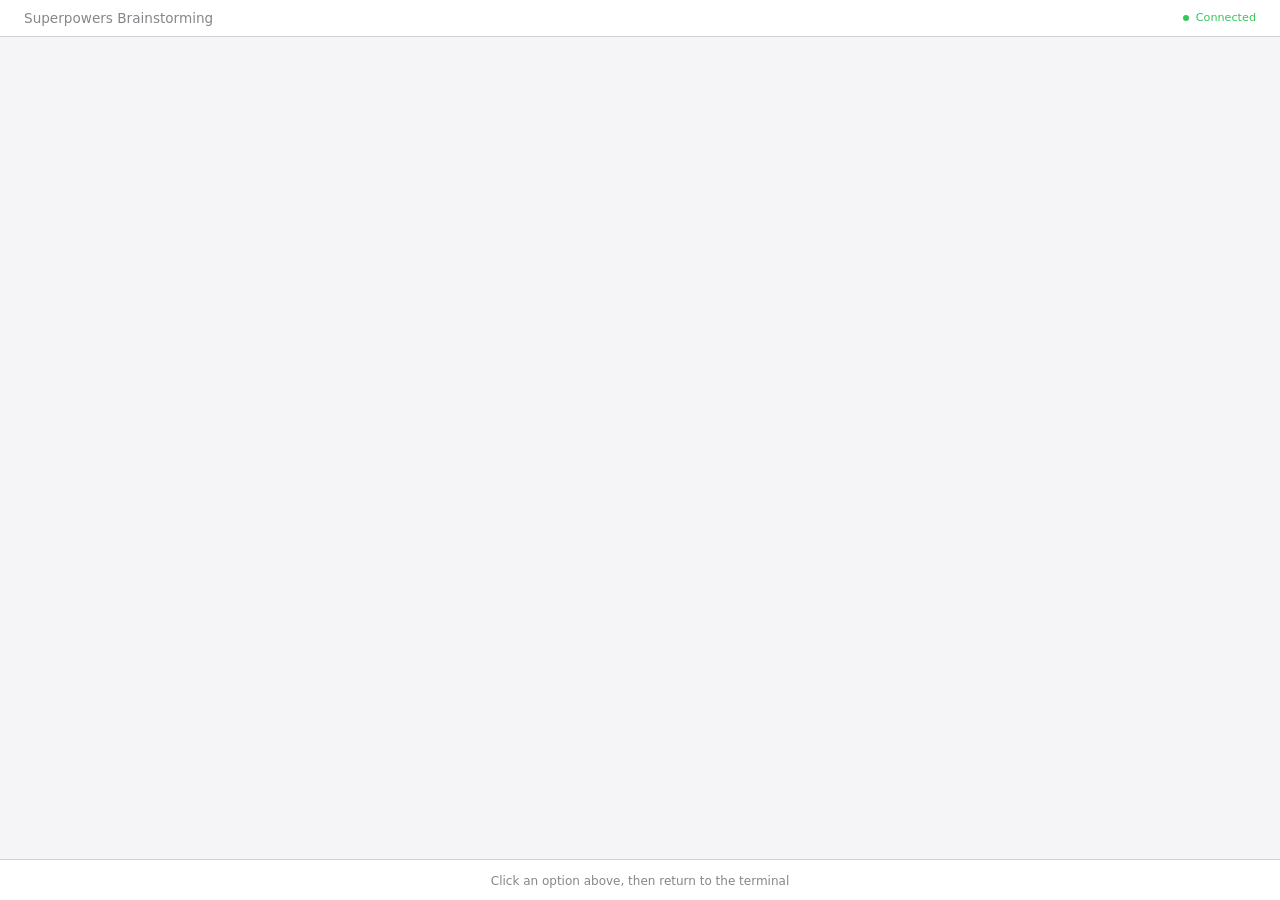
<file: .claude/skills/superpowers/skills/brainstorming/scripts/frame-template.html>
<!DOCTYPE html>
<html>
<head>
  <meta charset="utf-8">
  <title>Superpowers Brainstorming</title>
  <style>
    /*
     * BRAINSTORM COMPANION FRAME TEMPLATE
     *
     * This template provides a consistent frame with:
     * - OS-aware light/dark theming
     * - Fixed header and selection indicator bar
     * - Scrollable main content area
     * - CSS helpers for common UI patterns
     *
     * Content is injected via placeholder comment in #claude-content.
     */

    * { box-sizing: border-box; margin: 0; padding: 0; }
    html, body { height: 100%; overflow: hidden; }

    /* ===== THEME VARIABLES ===== */
    :root {
      --bg-primary: #f5f5f7;
      --bg-secondary: #ffffff;
      --bg-tertiary: #e5e5e7;
      --border: #d1d1d6;
      --text-primary: #1d1d1f;
      --text-secondary: #86868b;
      --text-tertiary: #aeaeb2;
      --accent: #0071e3;
      --accent-hover: #0077ed;
      --success: #34c759;
      --warning: #ff9f0a;
      --error: #ff3b30;
      --selected-bg: #e8f4fd;
      --selected-border: #0071e3;
    }

    @media (prefers-color-scheme: dark) {
      :root {
        --bg-primary: #1d1d1f;
        --bg-secondary: #2d2d2f;
        --bg-tertiary: #3d3d3f;
        --border: #424245;
        --text-primary: #f5f5f7;
        --text-secondary: #86868b;
        --text-tertiary: #636366;
        --accent: #0a84ff;
        --accent-hover: #409cff;
        --selected-bg: rgba(10, 132, 255, 0.15);
        --selected-border: #0a84ff;
      }
    }

    body {
      font-family: system-ui, -apple-system, BlinkMacSystemFont, sans-serif;
      background: var(--bg-primary);
      color: var(--text-primary);
      display: flex;
      flex-direction: column;
      line-height: 1.5;
    }

    /* ===== FRAME STRUCTURE ===== */
    .header {
      background: var(--bg-secondary);
      padding: 0.5rem 1.5rem;
      display: flex;
      justify-content: space-between;
      align-items: center;
      border-bottom: 1px solid var(--border);
      flex-shrink: 0;
    }
    .header h1 { font-size: 0.85rem; font-weight: 500; color: var(--text-secondary); }
    .header .status { font-size: 0.7rem; color: var(--success); display: flex; align-items: center; gap: 0.4rem; }
    .header .status::before { content: ''; width: 6px; height: 6px; background: var(--success); border-radius: 50%; }

    .main { flex: 1; overflow-y: auto; }
    #claude-content { padding: 2rem; min-height: 100%; }

    .indicator-bar {
      background: var(--bg-secondary);
      border-top: 1px solid var(--border);
      padding: 0.5rem 1.5rem;
      flex-shrink: 0;
      text-align: center;
    }
    .indicator-bar span {
      font-size: 0.75rem;
      color: var(--text-secondary);
    }
    .indicator-bar .selected-text {
      color: var(--accent);
      font-weight: 500;
    }

    /* ===== TYPOGRAPHY ===== */
    h2 { font-size: 1.5rem; font-weight: 600; margin-bottom: 0.5rem; }
    h3 { font-size: 1.1rem; font-weight: 600; margin-bottom: 0.25rem; }
    .subtitle { color: var(--text-secondary); margin-bottom: 1.5rem; }
    .section { margin-bottom: 2rem; }
    .label { font-size: 0.7rem; color: var(--text-secondary); text-transform: uppercase; letter-spacing: 0.05em; margin-bottom: 0.5rem; }

    /* ===== OPTIONS (for A/B/C choices) ===== */
    .options { display: flex; flex-direction: column; gap: 0.75rem; }
    .option {
      background: var(--bg-secondary);
      border: 2px solid var(--border);
      border-radius: 12px;
      padding: 1rem 1.25rem;
      cursor: pointer;
      transition: all 0.15s ease;
      display: flex;
      align-items: flex-start;
      gap: 1rem;
    }
    .option:hover { border-color: var(--accent); }
    .option.selected { background: var(--selected-bg); border-color: var(--selected-border); }
    .option .letter {
      background: var(--bg-tertiary);
      color: var(--text-secondary);
      width: 1.75rem; height: 1.75rem;
      border-radius: 6px;
      display: flex; align-items: center; justify-content: center;
      font-weight: 600; font-size: 0.85rem; flex-shrink: 0;
    }
    .option.selected .letter { background: var(--accent); color: white; }
    .option .content { flex: 1; }
    .option .content h3 { font-size: 0.95rem; margin-bottom: 0.15rem; }
    .option .content p { color: var(--text-secondary); font-size: 0.85rem; margin: 0; }

    /* ===== CARDS (for showing designs/mockups) ===== */
    .cards { display: grid; grid-template-columns: repeat(auto-fit, minmax(280px, 1fr)); gap: 1rem; }
    .card {
      background: var(--bg-secondary);
      border: 1px solid var(--border);
      border-radius: 12px;
      overflow: hidden;
      cursor: pointer;
      transition: all 0.15s ease;
    }
    .card:hover { border-color: var(--accent); transform: translateY(-2px); box-shadow: 0 4px 12px rgba(0,0,0,0.1); }
    .card.selected { border-color: var(--selected-border); border-width: 2px; }
    .card-image { background: var(--bg-tertiary); aspect-ratio: 16/10; display: flex; align-items: center; justify-content: center; }
    .card-body { padding: 1rem; }
    .card-body h3 { margin-bottom: 0.25rem; }
    .card-body p { color: var(--text-secondary); font-size: 0.85rem; }

    /* ===== MOCKUP CONTAINER ===== */
    .mockup {
      background: var(--bg-secondary);
      border: 1px solid var(--border);
      border-radius: 12px;
      overflow: hidden;
      margin-bottom: 1.5rem;
    }
    .mockup-header {
      background: var(--bg-tertiary);
      padding: 0.5rem 1rem;
      font-size: 0.75rem;
      color: var(--text-secondary);
      border-bottom: 1px solid var(--border);
    }
    .mockup-body { padding: 1.5rem; }

    /* ===== SPLIT VIEW (side-by-side comparison) ===== */
    .split { display: grid; grid-template-columns: 1fr 1fr; gap: 1.5rem; }
    @media (max-width: 700px) { .split { grid-template-columns: 1fr; } }

    /* ===== PROS/CONS ===== */
    .pros-cons { display: grid; grid-template-columns: 1fr 1fr; gap: 1rem; margin: 1rem 0; }
    .pros, .cons { background: var(--bg-secondary); border-radius: 8px; padding: 1rem; }
    .pros h4 { color: var(--success); font-size: 0.85rem; margin-bottom: 0.5rem; }
    .cons h4 { color: var(--error); font-size: 0.85rem; margin-bottom: 0.5rem; }
    .pros ul, .cons ul { margin-left: 1.25rem; font-size: 0.85rem; color: var(--text-secondary); }
    .pros li, .cons li { margin-bottom: 0.25rem; }

    /* ===== PLACEHOLDER (for mockup areas) ===== */
    .placeholder {
      background: var(--bg-tertiary);
      border: 2px dashed var(--border);
      border-radius: 8px;
      padding: 2rem;
      text-align: center;
      color: var(--text-tertiary);
    }

    /* ===== INLINE MOCKUP ELEMENTS ===== */
    .mock-nav { background: var(--accent); color: white; padding: 0.75rem 1rem; display: flex; gap: 1.5rem; font-size: 0.9rem; }
    .mock-sidebar { background: var(--bg-tertiary); padding: 1rem; min-width: 180px; }
    .mock-content { padding: 1.5rem; flex: 1; }
    .mock-button { background: var(--accent); color: white; border: none; padding: 0.5rem 1rem; border-radius: 6px; font-size: 0.85rem; }
    .mock-input { background: var(--bg-primary); border: 1px solid var(--border); border-radius: 6px; padding: 0.5rem; width: 100%; }
  </style>
</head>
<body>
  <div class="header">
    <h1><a href="https://github.com/obra/superpowers" style="color: inherit; text-decoration: none;">Superpowers Brainstorming</a></h1>
    <div class="status">Connected</div>
  </div>

  <div class="main">
    <div id="claude-content">
      <!-- CONTENT -->
    </div>
  </div>

  <div class="indicator-bar">
    <span id="indicator-text">Click an option above, then return to the terminal</span>
  </div>

</body>
</html>
</file>
